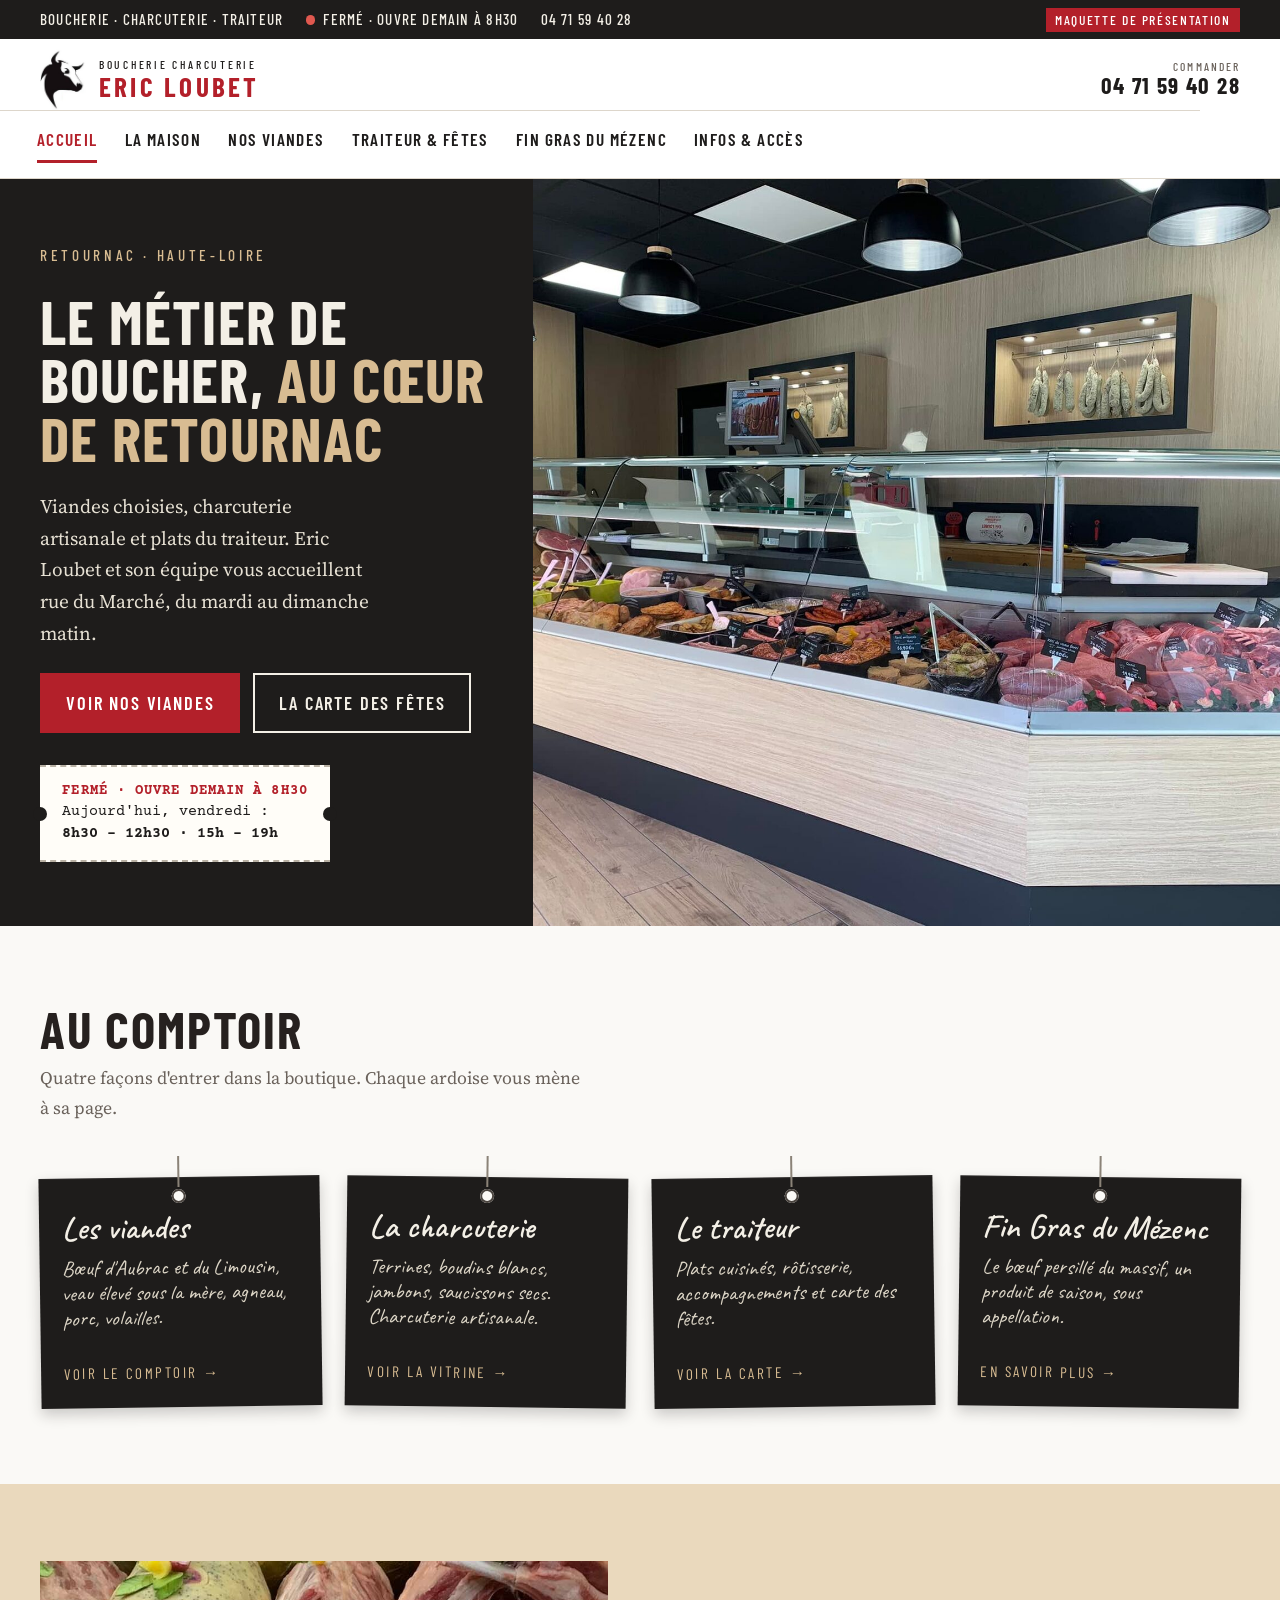
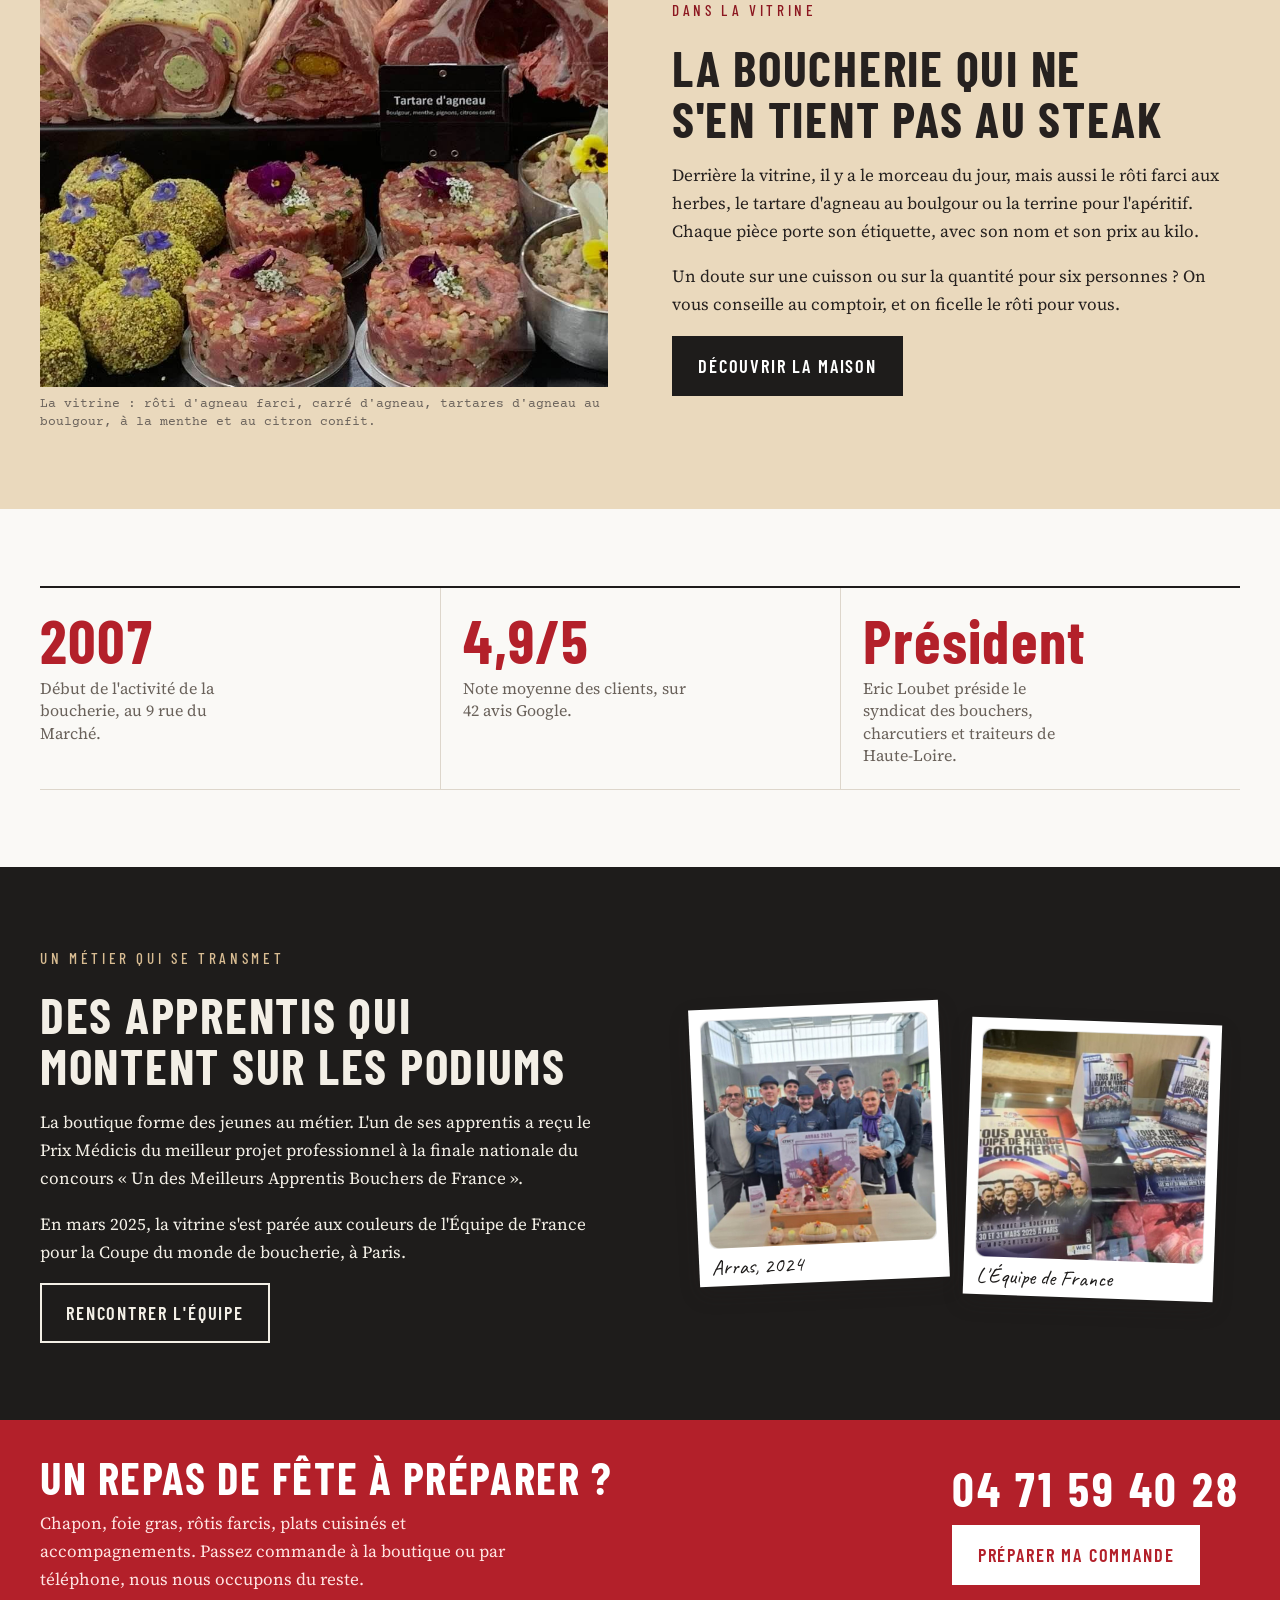
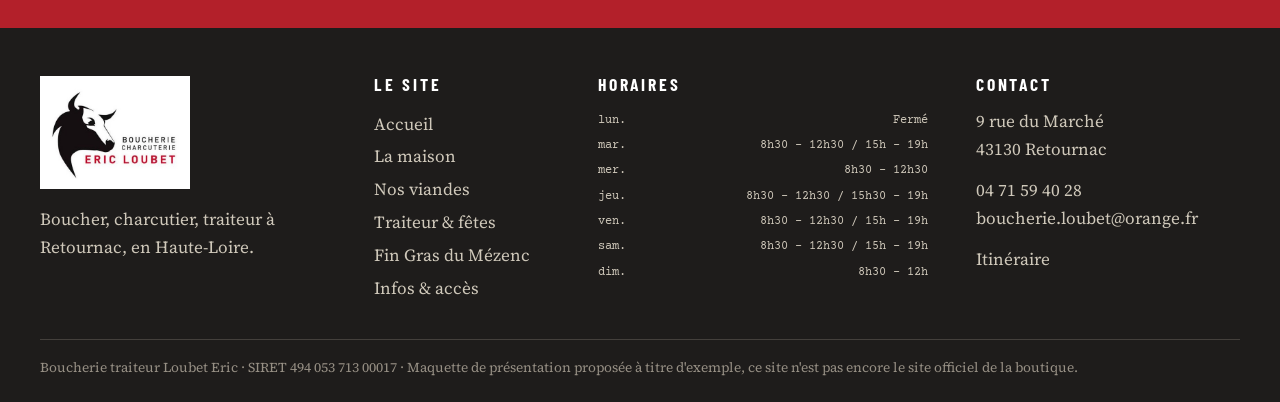
<file: index.html>
<!doctype html>
<html lang="fr">
<head>
<meta charset="utf-8">
<meta name="viewport" content="width=device-width, initial-scale=1, viewport-fit=cover">
<title>Boucherie Charcuterie Eric Loubet</title>
<meta name="description" content="Boucherie, charcuterie et traiteur à Retournac (Haute-Loire). Viandes, plats cuisinés, carte des fêtes, Fin Gras du Mézenc.">
<link rel="icon" href="assets/img/logo-taureau.jpg">
<link rel="preconnect" href="https://fonts.googleapis.com">
<link rel="preconnect" href="https://fonts.gstatic.com" crossorigin>
<link rel="stylesheet" href="https://fonts.googleapis.com/css2?family=Barlow+Condensed:wght@500;600;700&amp;family=Caveat:wght@600&amp;family=Courier+Prime:wght@400;700&amp;family=Source+Serif+4:ital,wght@0,400;0,600;1,400&amp;display=swap">
<link rel="stylesheet" href="assets/site.css">
<script src="assets/site.js" defer></script>
</head>
<body>
<div class="bandeau">
  <div class="wrap">
    <div class="bandeau__infos">
      <span>Boucherie · Charcuterie · Traiteur</span>
      <span class="etat" data-etat-court data-etat="ferme">Horaires</span>
      <span class="bandeau__tel">04&nbsp;71&nbsp;59&nbsp;40&nbsp;28</span>
    </div>
    <span class="bandeau__maquette">Maquette de présentation</span>
  </div>
</div>
<header class="entete">
  <div class="wrap">
    <a class="marque" href="index.html" aria-label="Boucherie Charcuterie Eric Loubet, accueil">
      <img src="assets/img/logo-taureau.jpg" alt="" width="200" height="265">
      <span class="marque__texte">
        <span class="marque__petit">Boucherie Charcuterie</span>
        <span class="marque__nom">Eric Loubet</span>
      </span>
    </a>
    <nav class="nav" aria-label="Pages du site">
      <a href="index.html" aria-current="page">Accueil</a>
      <a href="la-maison.html">La maison</a>
      <a href="viandes.html">Nos viandes</a>
      <a href="traiteur.html">Traiteur &amp; fêtes</a>
      <a href="fin-gras.html">Fin Gras du Mézenc</a>
      <a href="infos.html">Infos &amp; accès</a>
    </nav>
    <a class="appel" href="tel:+33471594028"><small>Commander</small><b>04&nbsp;71&nbsp;59&nbsp;40&nbsp;28</b></a>
  </div>
</header>
<div class="page">
<main id="contenu">
<section class="hero">
  <div class="hero__texte">
    <span class="etiquette">Retournac · Haute-Loire</span>
    <h1>Le métier de boucher, <em>au cœur de Retournac</em></h1>
    <p class="hero__chapeau">Viandes choisies, charcuterie artisanale et plats du traiteur. Eric Loubet et son équipe vous accueillent rue du Marché, du mardi au dimanche matin.</p>
    <div class="hero__actions">
      <a class="btn" href="viandes.html">Voir nos viandes</a>
      <a class="btn btn--ligne" href="traiteur.html#fetes">La carte des fêtes</a>
    </div>
    <div class="ticket" data-ticket aria-live="polite">Horaires du jour</div>
  </div>
  <figure class="hero__photo">
    <img src="assets/img/comptoir.jpg" alt="Le comptoir de la boucherie : vitrine réfrigérée, façade en chêne clair et saucissons secs dans leurs niches éclairées" width="1800" height="1350" fetchpriority="high">
  </figure>
</section>

<section class="section">
  <div class="wrap">
    <h2 class="titre-section">Au comptoir</h2>
    <p class="intro">Quatre façons d'entrer dans la boutique. Chaque ardoise vous mène à sa page.</p>
    <div class="ardoises">
      <a class="ardoise" href="viandes.html">
        <h3>Les viandes</h3>
        <p>Bœuf d'Aubrac et du Limousin, veau élevé sous la mère, agneau, porc, volailles.</p>
        <span>Voir le comptoir →</span>
      </a>
      <a class="ardoise" href="viandes.html#charcuterie">
        <h3>La charcuterie</h3>
        <p>Terrines, boudins blancs, jambons, saucissons secs. Charcuterie artisanale.</p>
        <span>Voir la vitrine →</span>
      </a>
      <a class="ardoise" href="traiteur.html">
        <h3>Le traiteur</h3>
        <p>Plats cuisinés, rôtisserie, accompagnements et carte des fêtes.</p>
        <span>Voir la carte →</span>
      </a>
      <a class="ardoise" href="fin-gras.html">
        <h3>Fin Gras du Mézenc</h3>
        <p>Le bœuf persillé du massif, un produit de saison, sous appellation.</p>
        <span>En savoir plus →</span>
      </a>
    </div>
  </div>
</section>

<section class="section section--chene">
  <div class="wrap deux">
    <figure class="photo">
      <img src="assets/img/tartare-agneau.jpg" alt="Vitrine : carré d'agneau, rôti d'agneau farci aux herbes, tartares d'agneau garnis de fleurs et préparations roulées dans la pistache" width="960" height="720" loading="lazy">
      <figcaption>La vitrine&nbsp;: rôti d'agneau farci, carré d'agneau, tartares d'agneau au boulgour, à la menthe et au citron confit.</figcaption>
    </figure>
    <div class="texte">
      <span class="etiquette" style="color:var(--rouge-fonce)">Dans la vitrine</span>
      <h2>La boucherie qui ne s'en tient pas au steak</h2>
      <p>Derrière la vitrine, il y a le morceau du jour, mais aussi le rôti farci aux herbes, le tartare d'agneau au boulgour ou la terrine pour l'apéritif. Chaque pièce porte son étiquette, avec son nom et son prix au kilo.</p>
      <p>Un doute sur une cuisson ou sur la quantité pour six personnes&nbsp;? On vous conseille au comptoir, et on ficelle le rôti pour vous.</p>
      <a class="btn btn--noir" href="la-maison.html">Découvrir la maison</a>
    </div>
  </div>
</section>

<section class="section">
  <div class="wrap">
    <div class="reperes">
      <div><b>2007</b><span>Début de l'activité de la boucherie, au 9 rue du Marché.</span></div>
      <div><b>4,9/5</b><span>Note moyenne des clients, sur 42 avis Google.</span></div>
      <div><b>Président</b><span>Eric Loubet préside le syndicat des bouchers, charcutiers et traiteurs de Haute-Loire.</span></div>
    </div>
  </div>
</section>

<section class="section section--noir">
  <div class="wrap deux">
    <div class="texte">
      <span class="etiquette">Un métier qui se transmet</span>
      <h2>Des apprentis qui montent sur les podiums</h2>
      <p>La boutique forme des jeunes au métier. L'un de ses apprentis a reçu le Prix Médicis du meilleur projet professionnel à la finale nationale du concours «&nbsp;Un des Meilleurs Apprentis Bouchers de France&nbsp;».</p>
      <p>En mars 2025, la vitrine s'est parée aux couleurs de l'Équipe de France pour la Coupe du monde de boucherie, à Paris.</p>
      <a class="btn btn--ligne" href="la-maison.html#equipe">Rencontrer l'équipe</a>
    </div>
    <div class="polas">
      <figure class="pola"><img src="assets/img/equipe-arras.jpg" alt="L'équipe et les apprentis devant leur pièce de présentation à Arras, en 2024" width="640" height="640" loading="lazy"><figcaption>Arras, 2024</figcaption></figure>
      <figure class="pola"><img src="assets/img/wbc-affiches.jpg" alt="Affiches « Tous avec l'Équipe de France de boucherie » dans la vitrine" width="640" height="640" loading="lazy"><figcaption>L'Équipe de France</figcaption></figure>
    </div>
  </div>
</section>

<section class="appel-fetes">
  <div class="wrap">
    <div>
      <h2>Un repas de fête à préparer&nbsp;?</h2>
      <p>Chapon, foie gras, rôtis farcis, plats cuisinés et accompagnements. Passez commande à la boutique ou par téléphone, nous nous occupons du reste.</p>
    </div>
    <div style="display:grid;gap:.8rem;justify-items:start">
      <span class="tel">04&nbsp;71&nbsp;59&nbsp;40&nbsp;28</span>
      <a class="btn" href="traiteur.html#commande">Préparer ma commande</a>
    </div>
  </div>
</section>
</main>
<footer class="pied">
  <div class="wrap">
    <div class="pied__grille">
      <div>
        <img class="pied__logo" src="assets/img/logo-complet.jpg" alt="Boucherie Charcuterie Eric Loubet" width="380" height="270">
        <p>Boucher, charcutier, traiteur à Retournac, en Haute-Loire.</p>
      </div>
      <div>
        <h4>Le site</h4>
        <ul>
        <li><a href="index.html">Accueil</a></li>
        <li><a href="la-maison.html">La maison</a></li>
        <li><a href="viandes.html">Nos viandes</a></li>
        <li><a href="traiteur.html">Traiteur &amp; fêtes</a></li>
        <li><a href="fin-gras.html">Fin Gras du Mézenc</a></li>
        <li><a href="infos.html">Infos &amp; accès</a></li>
        </ul>
      </div>
      <div>
        <h4>Horaires</h4>
        <ul class="mini-horaires" data-mini-horaires></ul>
      </div>
      <div>
        <h4>Contact</h4>
        <p>9 rue du Marché<br>43130 Retournac</p>
        <p style="margin-top:.8rem"><a href="tel:+33471594028">04&nbsp;71&nbsp;59&nbsp;40&nbsp;28</a><br>boucherie.loubet@orange.fr</p>
        <p style="margin-top:.8rem"><a href="https://www.google.com/maps/search/?api=1&amp;query=9+rue+du+March%C3%A9+43130+Retournac">Itinéraire</a></p>
      </div>
    </div>
    <small>Boucherie traiteur Loubet Eric · SIRET 494&nbsp;053&nbsp;713&nbsp;00017 · Maquette de présentation proposée à titre d'exemple, ce site n'est pas encore le site officiel de la boutique.</small>
  </div>
</footer>
</div>
</body>
</html>
</file>
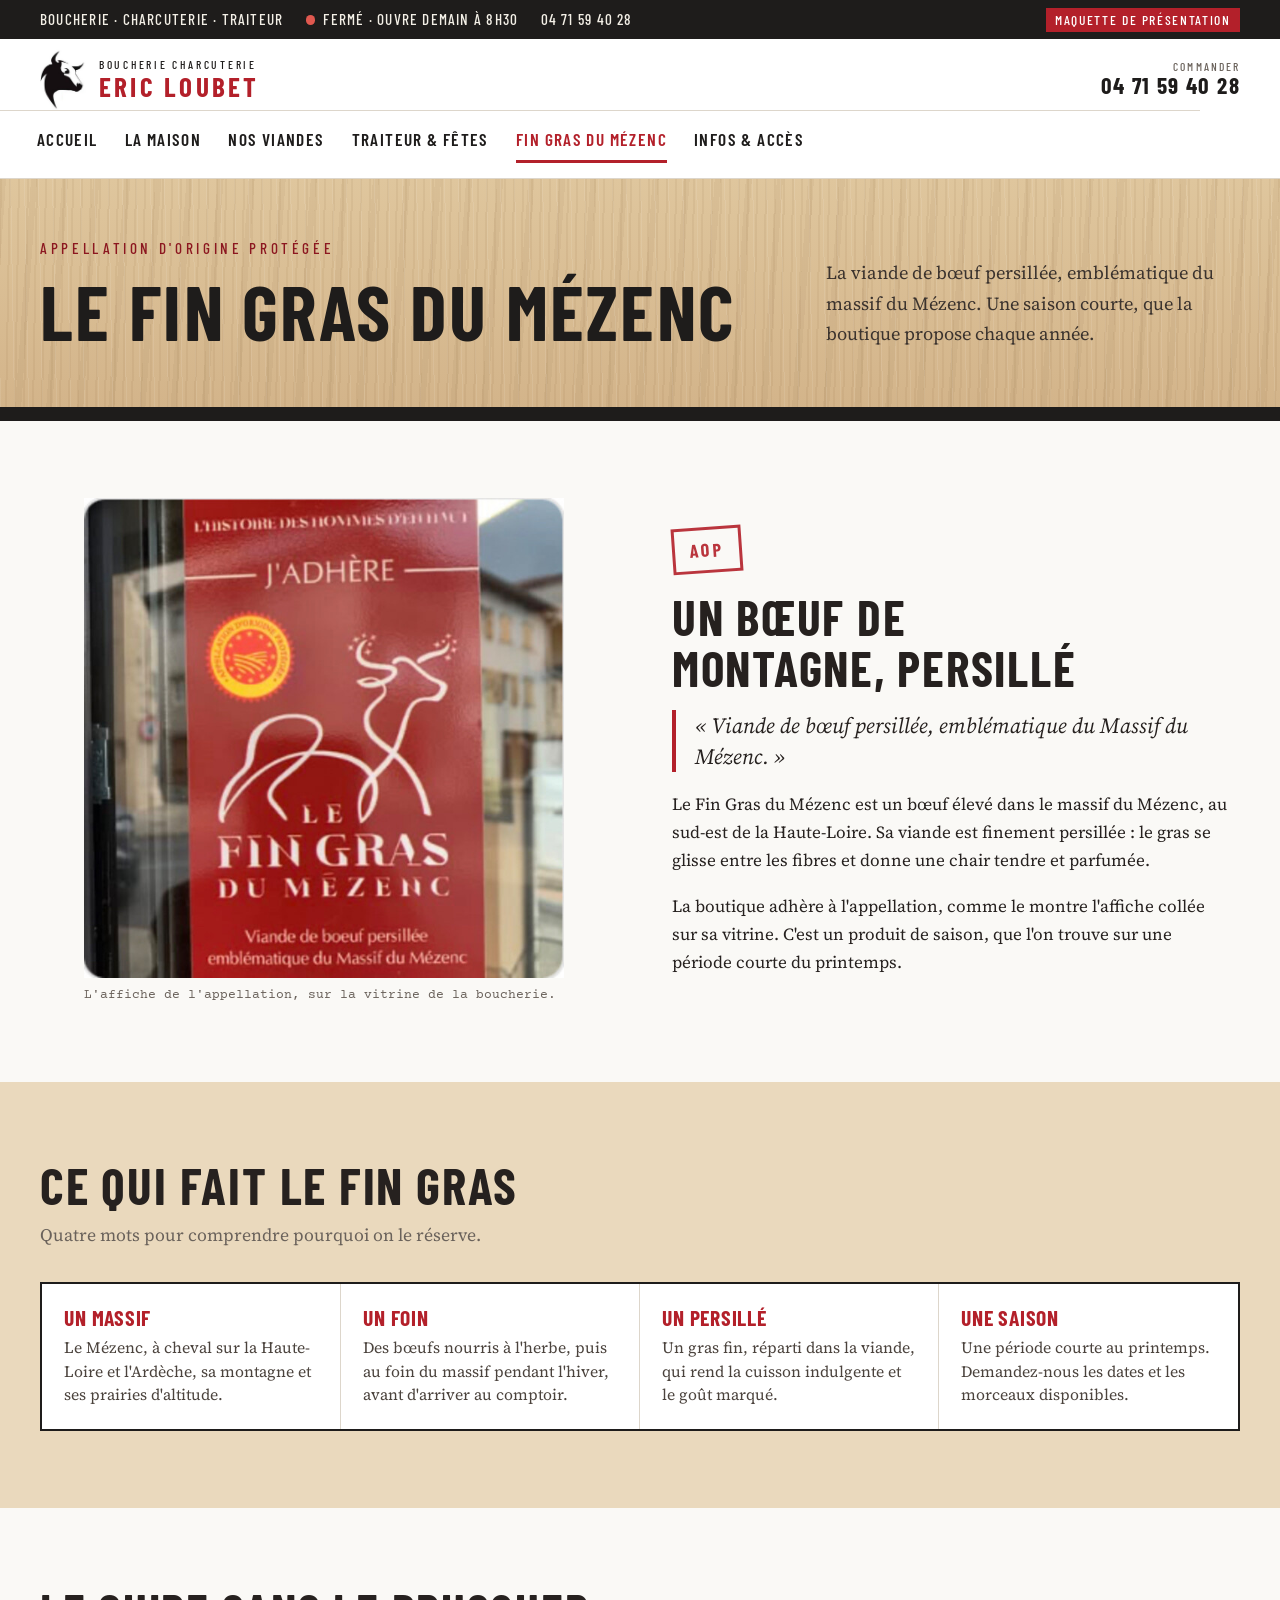
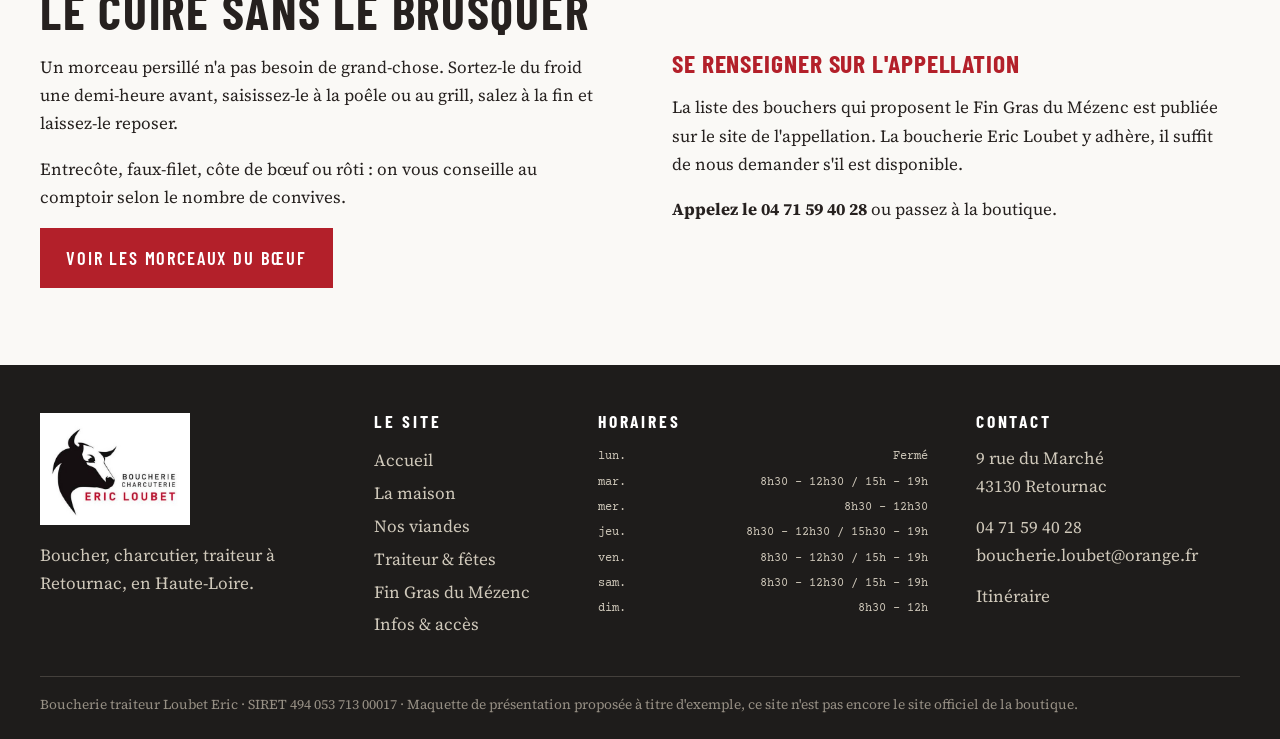
<file: fin-gras.html>
<!doctype html>
<html lang="fr">
<head>
<meta charset="utf-8">
<meta name="viewport" content="width=device-width, initial-scale=1, viewport-fit=cover">
<title>Fin Gras du Mézenc · Boucherie Eric Loubet</title>
<meta name="description" content="Le Fin Gras du Mézenc, bœuf persillé sous appellation d'origine protégée, proposé par la boucherie Eric Loubet à Retournac.">
<link rel="icon" href="assets/img/logo-taureau.jpg">
<link rel="preconnect" href="https://fonts.googleapis.com">
<link rel="preconnect" href="https://fonts.gstatic.com" crossorigin>
<link rel="stylesheet" href="https://fonts.googleapis.com/css2?family=Barlow+Condensed:wght@500;600;700&amp;family=Caveat:wght@600&amp;family=Courier+Prime:wght@400;700&amp;family=Source+Serif+4:ital,wght@0,400;0,600;1,400&amp;display=swap">
<link rel="stylesheet" href="assets/site.css">
<script src="assets/site.js" defer></script>
</head>
<body>
<div class="bandeau">
  <div class="wrap">
    <div class="bandeau__infos">
      <span>Boucherie · Charcuterie · Traiteur</span>
      <span class="etat" data-etat-court data-etat="ferme">Horaires</span>
      <span class="bandeau__tel">04&nbsp;71&nbsp;59&nbsp;40&nbsp;28</span>
    </div>
    <span class="bandeau__maquette">Maquette de présentation</span>
  </div>
</div>
<header class="entete">
  <div class="wrap">
    <a class="marque" href="index.html" aria-label="Boucherie Charcuterie Eric Loubet, accueil">
      <img src="assets/img/logo-taureau.jpg" alt="" width="200" height="265">
      <span class="marque__texte">
        <span class="marque__petit">Boucherie Charcuterie</span>
        <span class="marque__nom">Eric Loubet</span>
      </span>
    </a>
    <nav class="nav" aria-label="Pages du site">
      <a href="index.html">Accueil</a>
      <a href="la-maison.html">La maison</a>
      <a href="viandes.html">Nos viandes</a>
      <a href="traiteur.html">Traiteur &amp; fêtes</a>
      <a href="fin-gras.html" aria-current="page">Fin Gras du Mézenc</a>
      <a href="infos.html">Infos &amp; accès</a>
    </nav>
    <a class="appel" href="tel:+33471594028"><small>Commander</small><b>04&nbsp;71&nbsp;59&nbsp;40&nbsp;28</b></a>
  </div>
</header>
<div class="page">
<main id="contenu">
<section class="comptoir">
  <div class="wrap">
    <div>
      <span class="etiquette">Appellation d'origine protégée</span>
      <h1>Le Fin Gras du Mézenc</h1>
    </div>
    <p>La viande de bœuf persillée, emblématique du massif du Mézenc. Une saison courte, que la boutique propose chaque année.</p>
  </div>
</section>
<section class="section">
  <div class="wrap deux">
    <figure class="photo" style="max-width:480px;justify-self:center">
      <img src="assets/img/fin-gras-affiche.jpg" alt="Affiche rouge « Le Fin Gras du Mézenc, J'adhère », collée sur la vitrine de la boucherie" width="640" height="640" loading="lazy">
      <figcaption>L'affiche de l'appellation, sur la vitrine de la boucherie.</figcaption>
    </figure>
    <div class="texte">
      <span class="tampon">AOP</span>
      <h2>Un bœuf de montagne, persillé</h2>
      <p class="citation">«&nbsp;Viande de bœuf persillée, emblématique du Massif du Mézenc.&nbsp;»</p>
      <p>Le Fin Gras du Mézenc est un bœuf élevé dans le massif du Mézenc, au sud-est de la Haute-Loire. Sa viande est finement persillée&nbsp;: le gras se glisse entre les fibres et donne une chair tendre et parfumée.</p>
      <p>La boutique adhère à l'appellation, comme le montre l'affiche collée sur sa vitrine. C'est un produit de saison, que l'on trouve sur une période courte du printemps.</p>
    </div>
  </div>
</section>

<section class="section section--chene">
  <div class="wrap">
    <h2 class="titre-section">Ce qui fait le Fin Gras</h2>
    <p class="intro">Quatre mots pour comprendre pourquoi on le réserve.</p>
    <div class="fiche-aop">
      <div><h3>Un massif</h3><p>Le Mézenc, à cheval sur la Haute-Loire et l'Ardèche, sa montagne et ses prairies d'altitude.</p></div>
      <div><h3>Un foin</h3><p>Des bœufs nourris à l'herbe, puis au foin du massif pendant l'hiver, avant d'arriver au comptoir.</p></div>
      <div><h3>Un persillé</h3><p>Un gras fin, réparti dans la viande, qui rend la cuisson indulgente et le goût marqué.</p></div>
      <div><h3>Une saison</h3><p>Une période courte au printemps. Demandez-nous les dates et les morceaux disponibles.</p></div>
    </div>
  </div>
</section>

<section class="section">
  <div class="wrap deux">
    <div class="texte">
      <h2>Le cuire sans le brusquer</h2>
      <p>Un morceau persillé n'a pas besoin de grand-chose. Sortez-le du froid une demi-heure avant, saisissez-le à la poêle ou au grill, salez à la fin et laissez-le reposer.</p>
      <p>Entrecôte, faux-filet, côte de bœuf ou rôti&nbsp;: on vous conseille au comptoir selon le nombre de convives.</p>
      <a class="btn" href="viandes.html#boeuf">Voir les morceaux du bœuf</a>
    </div>
    <div class="texte">
      <h3 style="margin-top:0">Se renseigner sur l'appellation</h3>
      <p>La liste des bouchers qui proposent le Fin Gras du Mézenc est publiée sur le site de l'appellation. La boucherie Eric Loubet y adhère, il suffit de nous demander s'il est disponible.</p>
      <p><b>Appelez le 04&nbsp;71&nbsp;59&nbsp;40&nbsp;28</b> ou passez à la boutique.</p>
    </div>
  </div>
</section>
</main>
<footer class="pied">
  <div class="wrap">
    <div class="pied__grille">
      <div>
        <img class="pied__logo" src="assets/img/logo-complet.jpg" alt="Boucherie Charcuterie Eric Loubet" width="380" height="270">
        <p>Boucher, charcutier, traiteur à Retournac, en Haute-Loire.</p>
      </div>
      <div>
        <h4>Le site</h4>
        <ul>
        <li><a href="index.html">Accueil</a></li>
        <li><a href="la-maison.html">La maison</a></li>
        <li><a href="viandes.html">Nos viandes</a></li>
        <li><a href="traiteur.html">Traiteur &amp; fêtes</a></li>
        <li><a href="fin-gras.html">Fin Gras du Mézenc</a></li>
        <li><a href="infos.html">Infos &amp; accès</a></li>
        </ul>
      </div>
      <div>
        <h4>Horaires</h4>
        <ul class="mini-horaires" data-mini-horaires></ul>
      </div>
      <div>
        <h4>Contact</h4>
        <p>9 rue du Marché<br>43130 Retournac</p>
        <p style="margin-top:.8rem"><a href="tel:+33471594028">04&nbsp;71&nbsp;59&nbsp;40&nbsp;28</a><br>boucherie.loubet@orange.fr</p>
        <p style="margin-top:.8rem"><a href="https://www.google.com/maps/search/?api=1&amp;query=9+rue+du+March%C3%A9+43130+Retournac">Itinéraire</a></p>
      </div>
    </div>
    <small>Boucherie traiteur Loubet Eric · SIRET 494&nbsp;053&nbsp;713&nbsp;00017 · Maquette de présentation proposée à titre d'exemple, ce site n'est pas encore le site officiel de la boutique.</small>
  </div>
</footer>
</div>
</body>
</html>
</file>
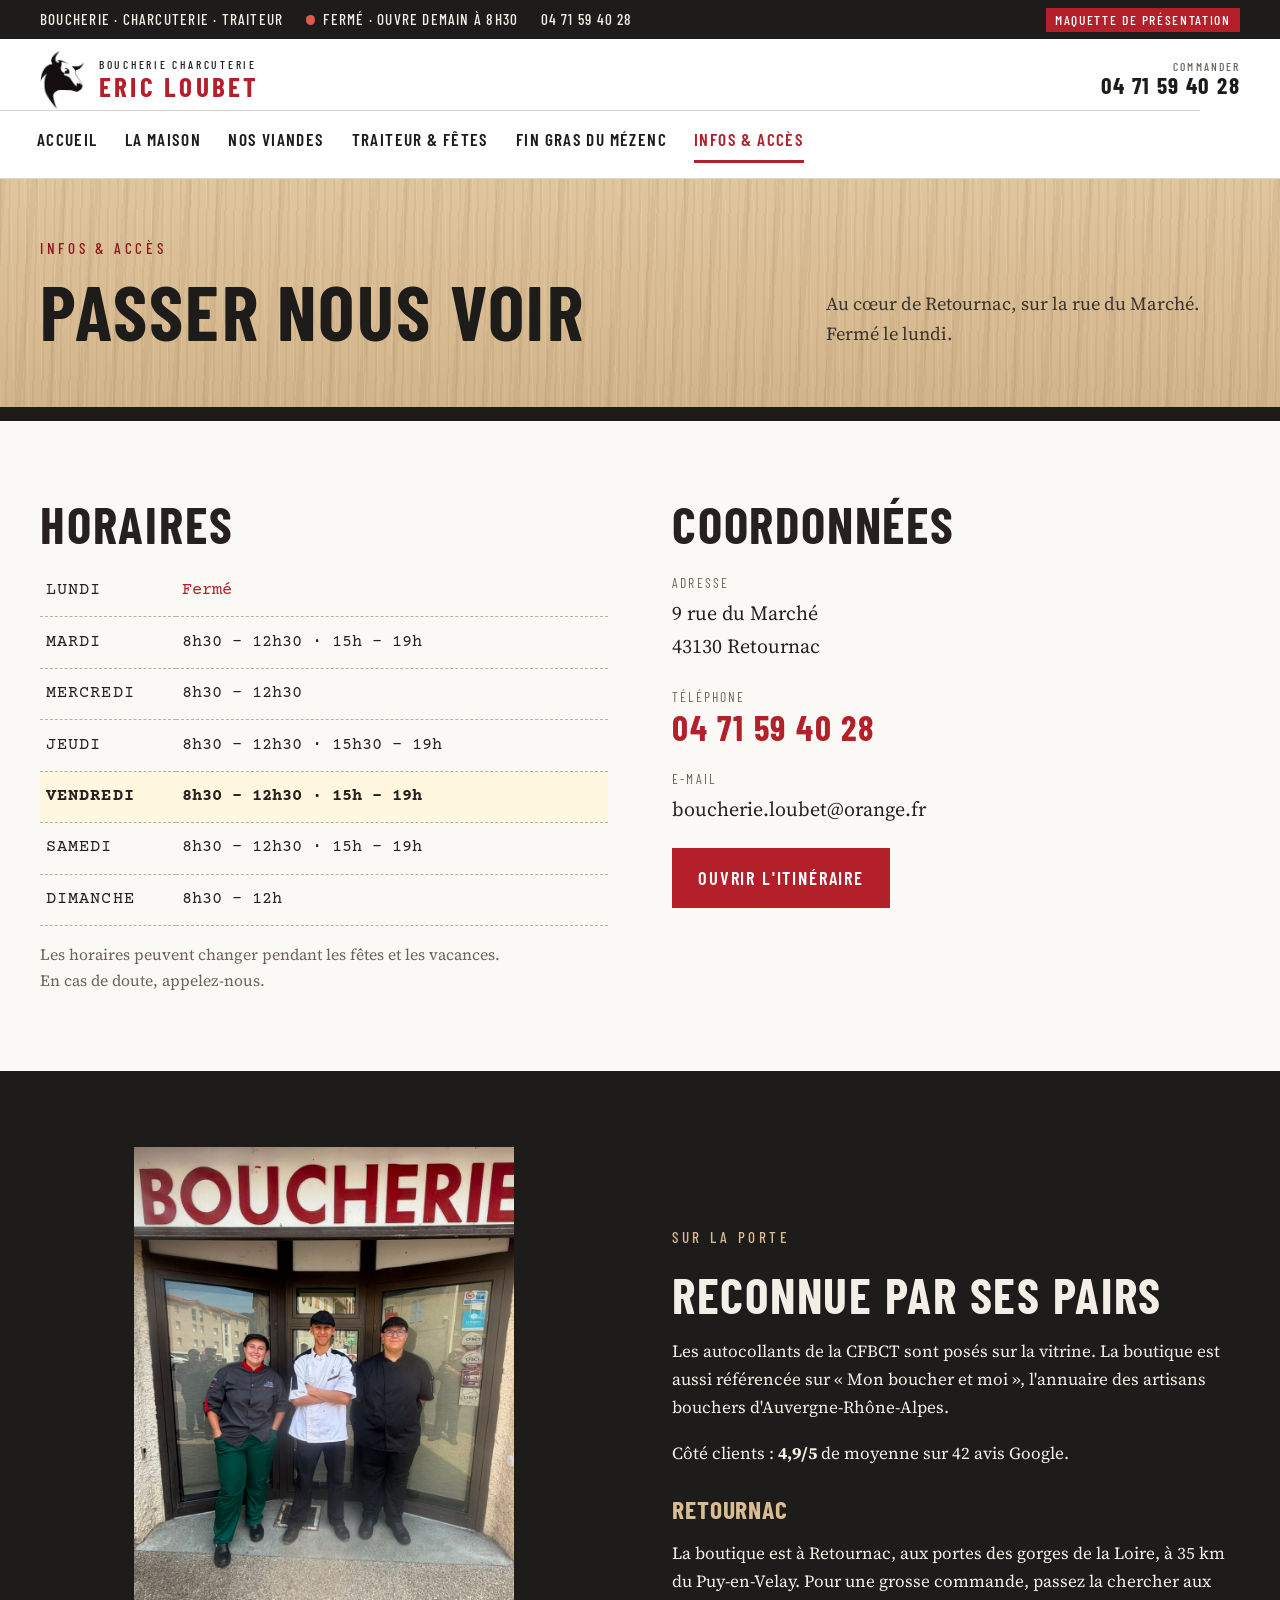
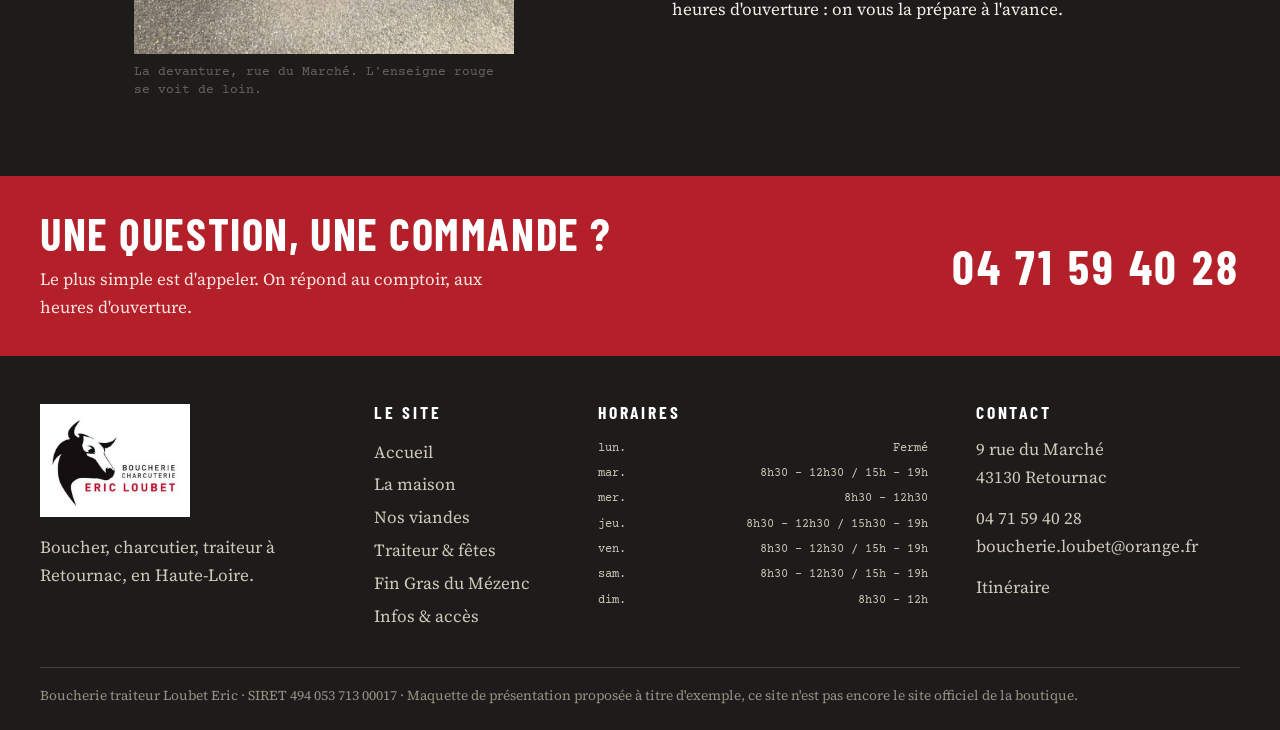
<file: infos.html>
<!doctype html>
<html lang="fr">
<head>
<meta charset="utf-8">
<meta name="viewport" content="width=device-width, initial-scale=1, viewport-fit=cover">
<title>Infos et accès · Boucherie Eric Loubet</title>
<meta name="description" content="Horaires, adresse et contact de la boucherie Eric Loubet, 9 rue du Marché à Retournac (Haute-Loire).">
<link rel="icon" href="assets/img/logo-taureau.jpg">
<link rel="preconnect" href="https://fonts.googleapis.com">
<link rel="preconnect" href="https://fonts.gstatic.com" crossorigin>
<link rel="stylesheet" href="https://fonts.googleapis.com/css2?family=Barlow+Condensed:wght@500;600;700&amp;family=Caveat:wght@600&amp;family=Courier+Prime:wght@400;700&amp;family=Source+Serif+4:ital,wght@0,400;0,600;1,400&amp;display=swap">
<link rel="stylesheet" href="assets/site.css">
<script src="assets/site.js" defer></script>
</head>
<body>
<div class="bandeau">
  <div class="wrap">
    <div class="bandeau__infos">
      <span>Boucherie · Charcuterie · Traiteur</span>
      <span class="etat" data-etat-court data-etat="ferme">Horaires</span>
      <span class="bandeau__tel">04&nbsp;71&nbsp;59&nbsp;40&nbsp;28</span>
    </div>
    <span class="bandeau__maquette">Maquette de présentation</span>
  </div>
</div>
<header class="entete">
  <div class="wrap">
    <a class="marque" href="index.html" aria-label="Boucherie Charcuterie Eric Loubet, accueil">
      <img src="assets/img/logo-taureau.jpg" alt="" width="200" height="265">
      <span class="marque__texte">
        <span class="marque__petit">Boucherie Charcuterie</span>
        <span class="marque__nom">Eric Loubet</span>
      </span>
    </a>
    <nav class="nav" aria-label="Pages du site">
      <a href="index.html">Accueil</a>
      <a href="la-maison.html">La maison</a>
      <a href="viandes.html">Nos viandes</a>
      <a href="traiteur.html">Traiteur &amp; fêtes</a>
      <a href="fin-gras.html">Fin Gras du Mézenc</a>
      <a href="infos.html" aria-current="page">Infos &amp; accès</a>
    </nav>
    <a class="appel" href="tel:+33471594028"><small>Commander</small><b>04&nbsp;71&nbsp;59&nbsp;40&nbsp;28</b></a>
  </div>
</header>
<div class="page">
<main id="contenu">
<section class="comptoir">
  <div class="wrap">
    <div>
      <span class="etiquette">Infos &amp; accès</span>
      <h1>Passer nous voir</h1>
    </div>
    <p>Au cœur de Retournac, sur la rue du Marché. Fermé le lundi.</p>
  </div>
</section>
<section class="section">
  <div class="wrap infos">
    <div>
      <h2 class="titre-section">Horaires</h2>
      <table class="horaires" style="margin-top:1rem"><tbody data-table-horaires></tbody></table>
      <p class="intro" style="margin-top:1rem;font-size:.98rem">Les horaires peuvent changer pendant les fêtes et les vacances. En cas de doute, appelez-nous.</p>
    </div>
    <div class="coordonnees">
      <h2 class="titre-section" style="margin-bottom:0">Coordonnées</h2>
      <dl style="display:grid;gap:1.4rem;margin:0">
        <div><dt>Adresse</dt><dd>9 rue du Marché<br>43130 Retournac</dd></div>
        <div><dt>Téléphone</dt><dd class="gros">04&nbsp;71&nbsp;59&nbsp;40&nbsp;28</dd></div>
        <div><dt>E-mail</dt><dd>boucherie.loubet@orange.fr</dd></div>
      </dl>
      <a class="btn" style="justify-self:start" href="https://www.google.com/maps/search/?api=1&amp;query=9+rue+du+March%C3%A9+43130+Retournac">Ouvrir l'itinéraire</a>
    </div>
  </div>
</section>

<section class="section section--noir">
  <div class="wrap deux">
    <figure class="photo" style="max-width:380px;justify-self:center">
      <img src="assets/img/equipe-devanture.jpg" alt="La devanture de la boucherie, enseigne rouge « Boucherie » et grandes vitrines" width="900" height="1200" loading="lazy">
      <figcaption>La devanture, rue du Marché. L'enseigne rouge se voit de loin.</figcaption>
    </figure>
    <div class="texte">
      <span class="etiquette">Sur la porte</span>
      <h2>Reconnue par ses pairs</h2>
      <p>Les autocollants de la CFBCT sont posés sur la vitrine. La boutique est aussi référencée sur «&nbsp;Mon boucher et moi&nbsp;», l'annuaire des artisans bouchers d'Auvergne-Rhône-Alpes.</p>
      <p>Côté clients&nbsp;: <b>4,9/5</b> de moyenne sur 42 avis Google.</p>
      <h3 style="margin-top:1.8rem;color:var(--chene)">Retournac</h3>
      <p>La boutique est à Retournac, aux portes des gorges de la Loire, à 35&nbsp;km du Puy-en-Velay. Pour une grosse commande, passez la chercher aux heures d'ouverture&nbsp;: on vous la prépare à l'avance.</p>
    </div>
  </div>
</section>

<section class="appel-fetes">
  <div class="wrap">
    <div>
      <h2>Une question, une commande&nbsp;?</h2>
      <p>Le plus simple est d'appeler. On répond au comptoir, aux heures d'ouverture.</p>
    </div>
    <span class="tel">04&nbsp;71&nbsp;59&nbsp;40&nbsp;28</span>
  </div>
</section>
</main>
<footer class="pied">
  <div class="wrap">
    <div class="pied__grille">
      <div>
        <img class="pied__logo" src="assets/img/logo-complet.jpg" alt="Boucherie Charcuterie Eric Loubet" width="380" height="270">
        <p>Boucher, charcutier, traiteur à Retournac, en Haute-Loire.</p>
      </div>
      <div>
        <h4>Le site</h4>
        <ul>
        <li><a href="index.html">Accueil</a></li>
        <li><a href="la-maison.html">La maison</a></li>
        <li><a href="viandes.html">Nos viandes</a></li>
        <li><a href="traiteur.html">Traiteur &amp; fêtes</a></li>
        <li><a href="fin-gras.html">Fin Gras du Mézenc</a></li>
        <li><a href="infos.html">Infos &amp; accès</a></li>
        </ul>
      </div>
      <div>
        <h4>Horaires</h4>
        <ul class="mini-horaires" data-mini-horaires></ul>
      </div>
      <div>
        <h4>Contact</h4>
        <p>9 rue du Marché<br>43130 Retournac</p>
        <p style="margin-top:.8rem"><a href="tel:+33471594028">04&nbsp;71&nbsp;59&nbsp;40&nbsp;28</a><br>boucherie.loubet@orange.fr</p>
        <p style="margin-top:.8rem"><a href="https://www.google.com/maps/search/?api=1&amp;query=9+rue+du+March%C3%A9+43130+Retournac">Itinéraire</a></p>
      </div>
    </div>
    <small>Boucherie traiteur Loubet Eric · SIRET 494&nbsp;053&nbsp;713&nbsp;00017 · Maquette de présentation proposée à titre d'exemple, ce site n'est pas encore le site officiel de la boutique.</small>
  </div>
</footer>
</div>
</body>
</html>
</file>
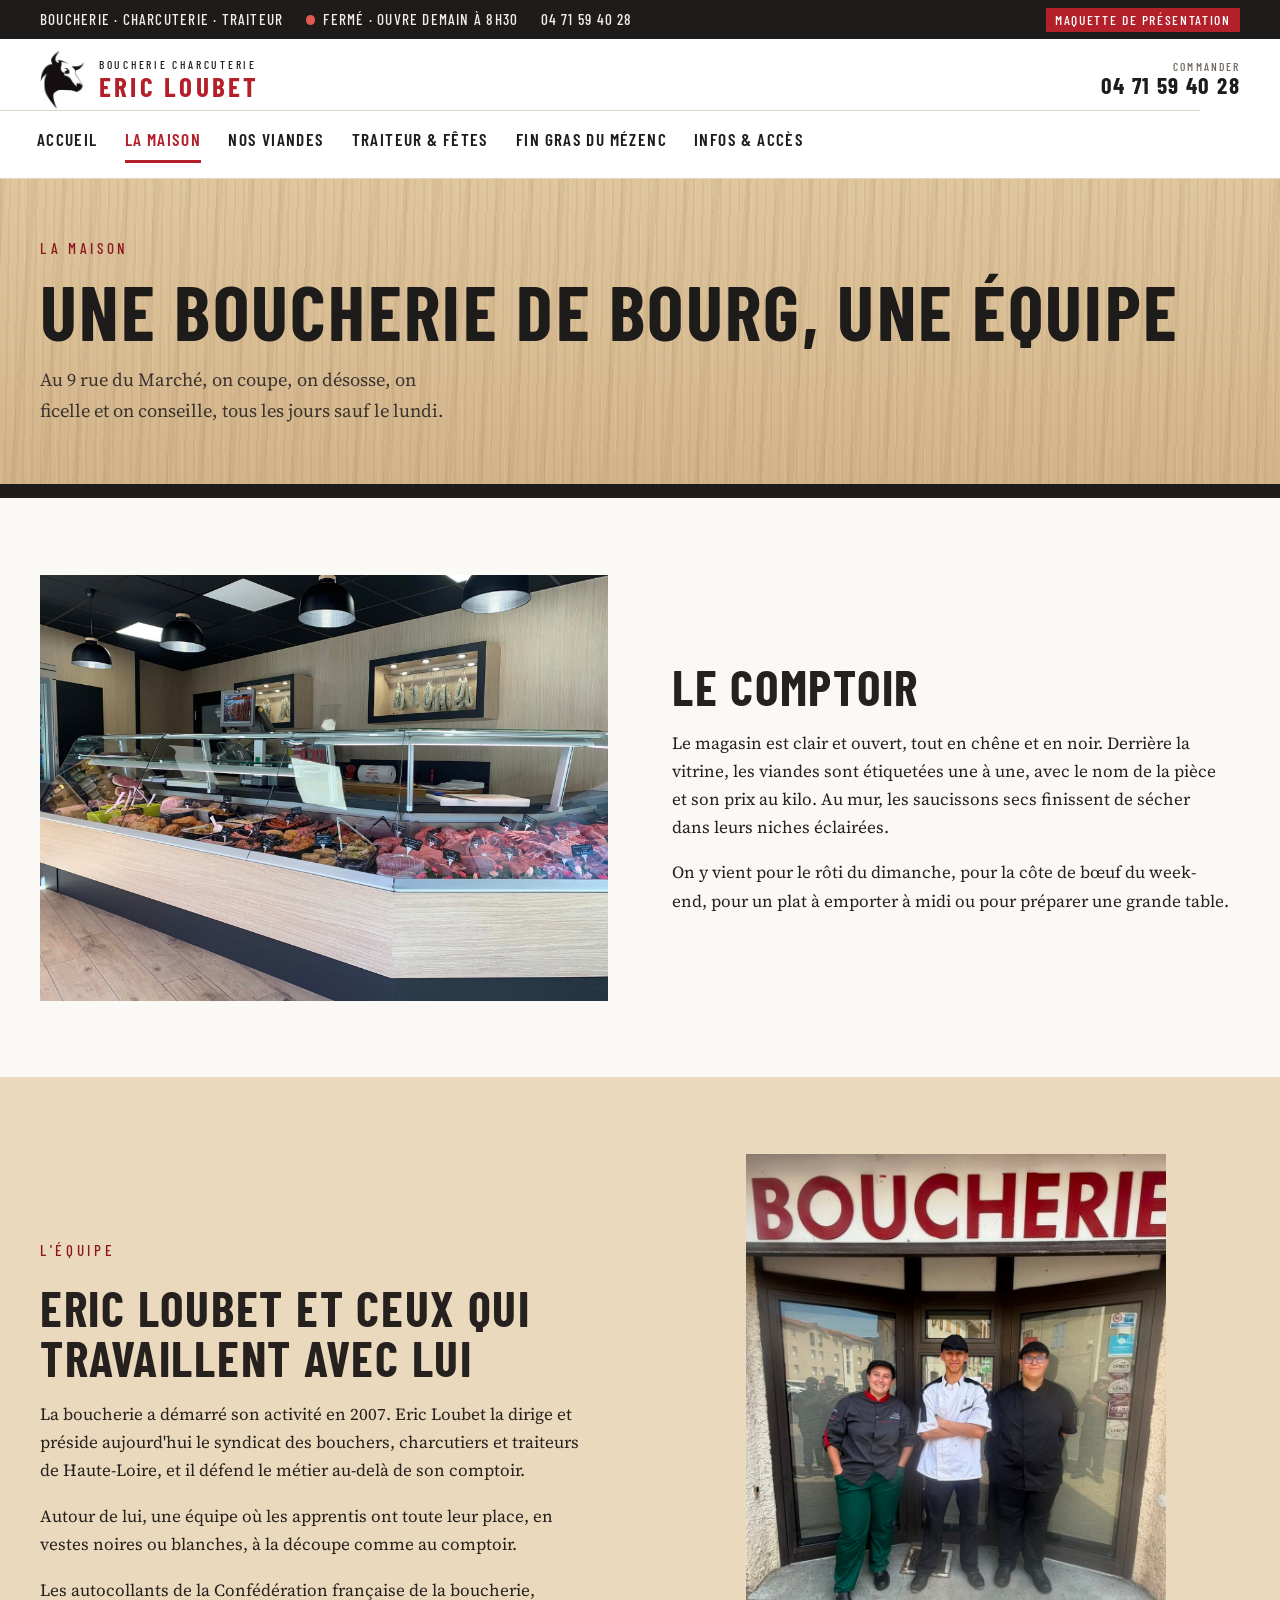
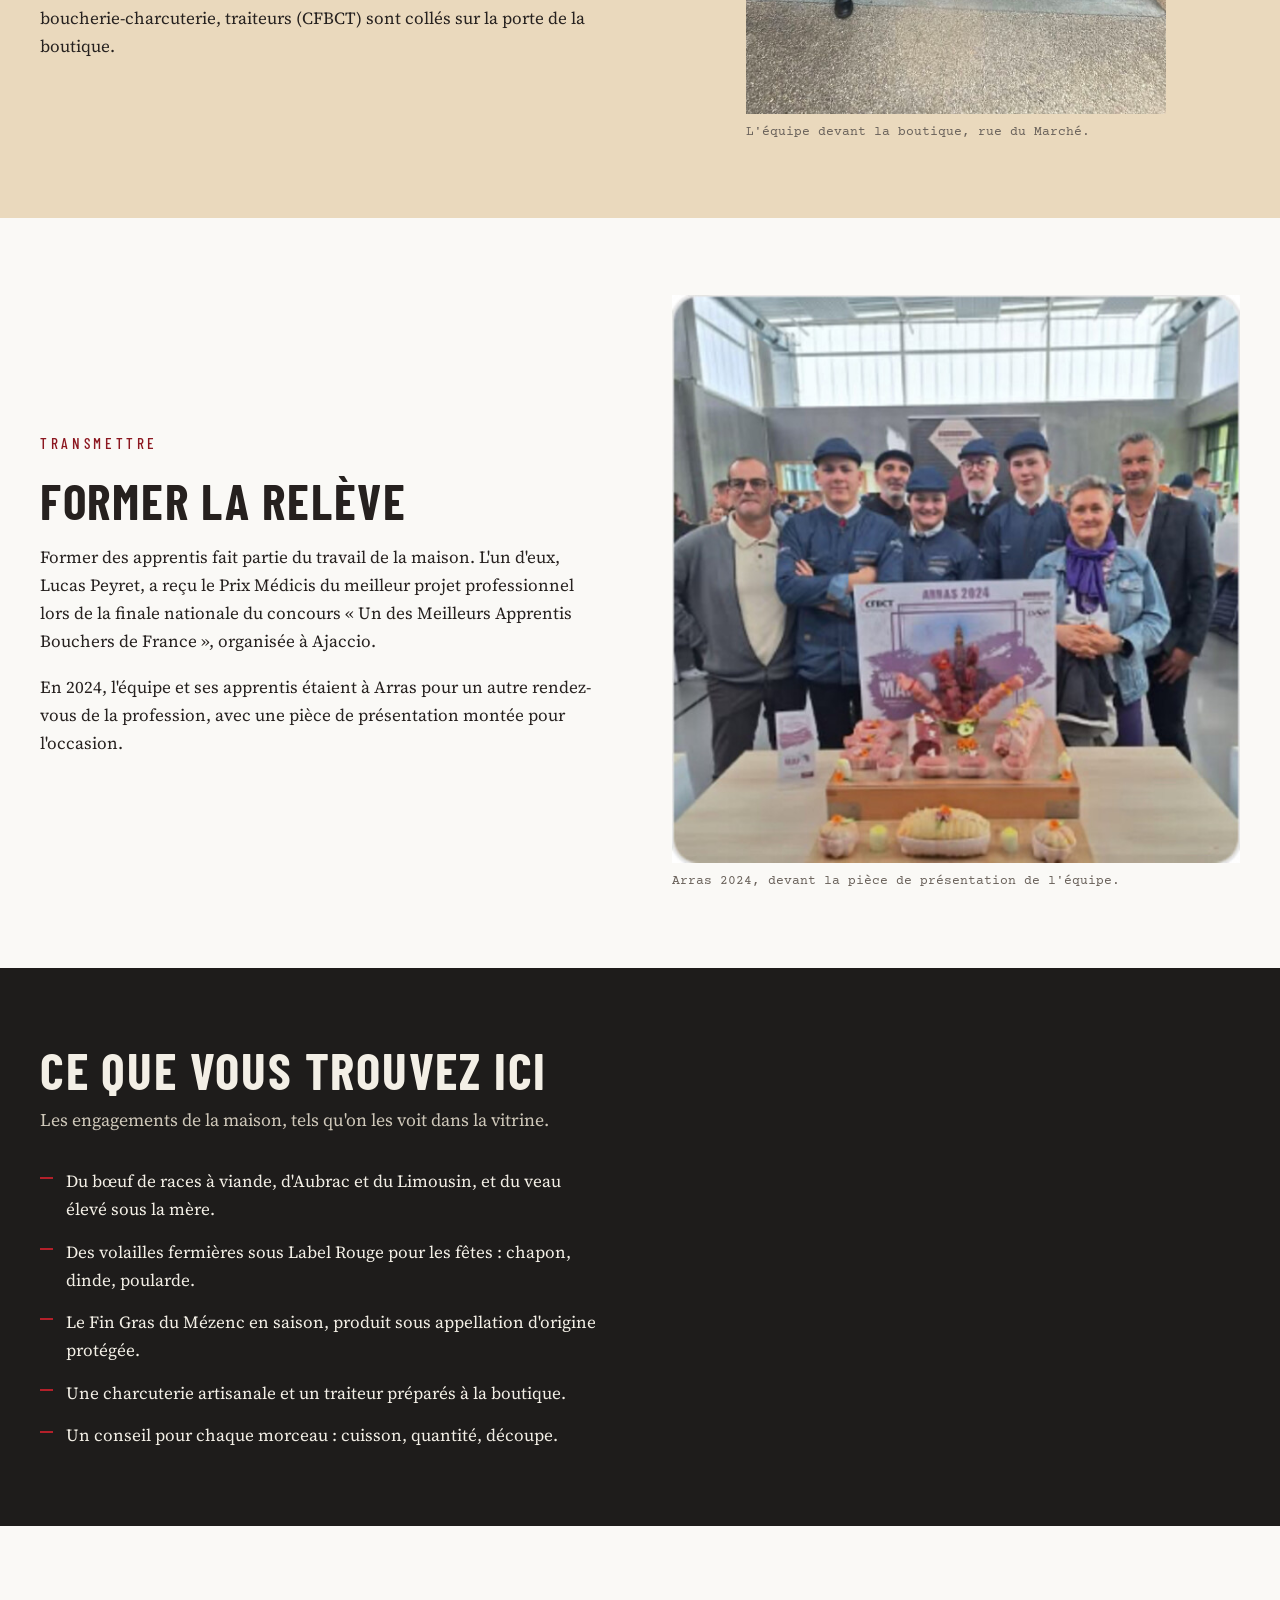
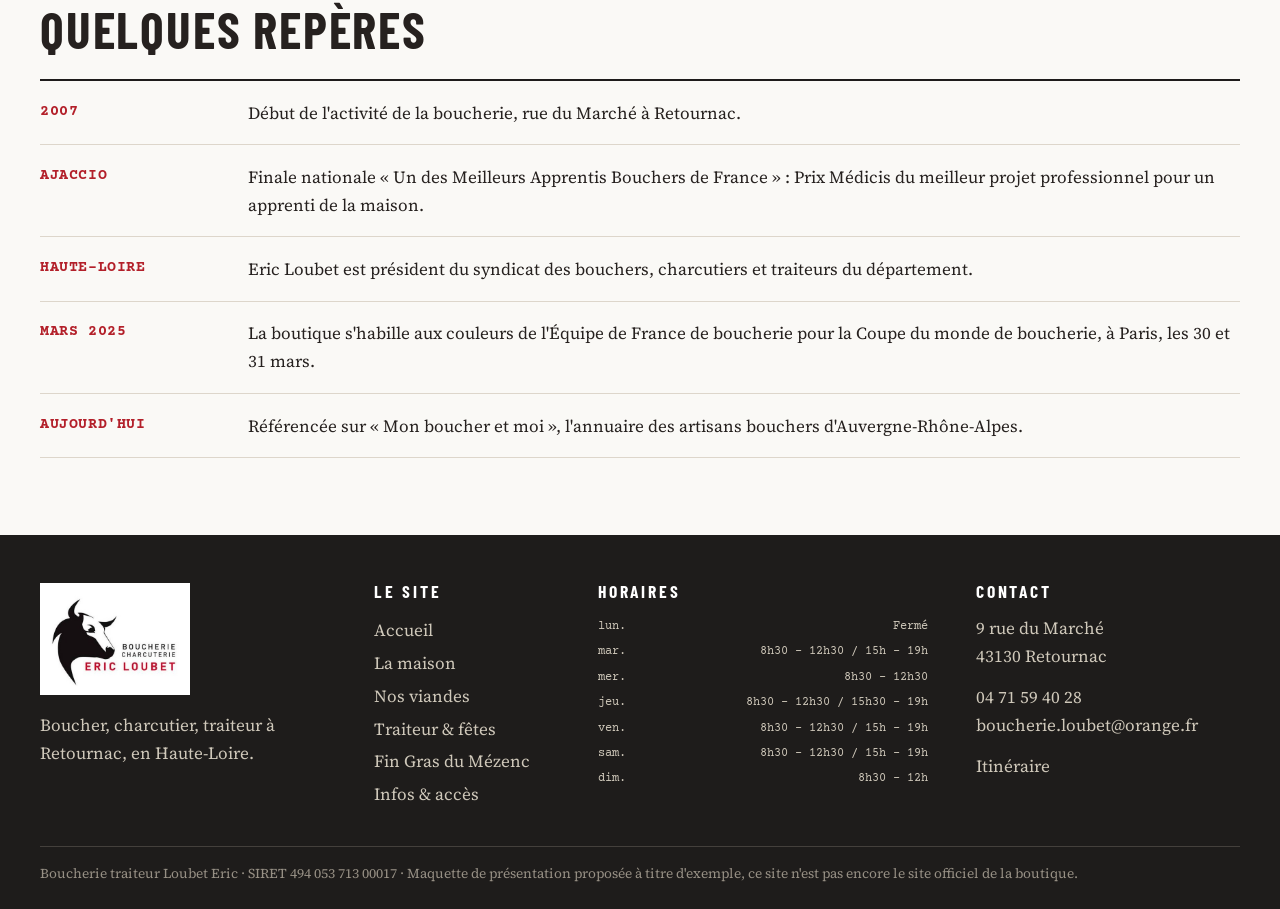
<file: la-maison.html>
<!doctype html>
<html lang="fr">
<head>
<meta charset="utf-8">
<meta name="viewport" content="width=device-width, initial-scale=1, viewport-fit=cover">
<title>La maison · Boucherie Eric Loubet</title>
<meta name="description" content="L'équipe, le comptoir et l'histoire de la boucherie Eric Loubet à Retournac.">
<link rel="icon" href="assets/img/logo-taureau.jpg">
<link rel="preconnect" href="https://fonts.googleapis.com">
<link rel="preconnect" href="https://fonts.gstatic.com" crossorigin>
<link rel="stylesheet" href="https://fonts.googleapis.com/css2?family=Barlow+Condensed:wght@500;600;700&amp;family=Caveat:wght@600&amp;family=Courier+Prime:wght@400;700&amp;family=Source+Serif+4:ital,wght@0,400;0,600;1,400&amp;display=swap">
<link rel="stylesheet" href="assets/site.css">
<script src="assets/site.js" defer></script>
</head>
<body>
<div class="bandeau">
  <div class="wrap">
    <div class="bandeau__infos">
      <span>Boucherie · Charcuterie · Traiteur</span>
      <span class="etat" data-etat-court data-etat="ferme">Horaires</span>
      <span class="bandeau__tel">04&nbsp;71&nbsp;59&nbsp;40&nbsp;28</span>
    </div>
    <span class="bandeau__maquette">Maquette de présentation</span>
  </div>
</div>
<header class="entete">
  <div class="wrap">
    <a class="marque" href="index.html" aria-label="Boucherie Charcuterie Eric Loubet, accueil">
      <img src="assets/img/logo-taureau.jpg" alt="" width="200" height="265">
      <span class="marque__texte">
        <span class="marque__petit">Boucherie Charcuterie</span>
        <span class="marque__nom">Eric Loubet</span>
      </span>
    </a>
    <nav class="nav" aria-label="Pages du site">
      <a href="index.html">Accueil</a>
      <a href="la-maison.html" aria-current="page">La maison</a>
      <a href="viandes.html">Nos viandes</a>
      <a href="traiteur.html">Traiteur &amp; fêtes</a>
      <a href="fin-gras.html">Fin Gras du Mézenc</a>
      <a href="infos.html">Infos &amp; accès</a>
    </nav>
    <a class="appel" href="tel:+33471594028"><small>Commander</small><b>04&nbsp;71&nbsp;59&nbsp;40&nbsp;28</b></a>
  </div>
</header>
<div class="page">
<main id="contenu">
<section class="comptoir">
  <div class="wrap">
    <div>
      <span class="etiquette">La maison</span>
      <h1>Une boucherie de bourg, une équipe</h1>
    </div>
    <p>Au 9 rue du Marché, on coupe, on désosse, on ficelle et on conseille, tous les jours sauf le lundi.</p>
  </div>
</section>
<section class="section">
  <div class="wrap deux">
    <figure class="photo">
      <img src="assets/img/comptoir.jpg" alt="Le comptoir de la boucherie en chêne clair et noir" width="1800" height="1350" loading="lazy">
    </figure>
    <div class="texte">
      <h2>Le comptoir</h2>
      <p>Le magasin est clair et ouvert, tout en chêne et en noir. Derrière la vitrine, les viandes sont étiquetées une à une, avec le nom de la pièce et son prix au kilo. Au mur, les saucissons secs finissent de sécher dans leurs niches éclairées.</p>
      <p>On y vient pour le rôti du dimanche, pour la côte de bœuf du week-end, pour un plat à emporter à midi ou pour préparer une grande table.</p>
    </div>
  </div>
</section>

<section class="section section--chene" id="equipe">
  <div class="wrap deux deux--inverse">
    <figure class="photo" style="max-width:420px;justify-self:center">
      <img src="assets/img/equipe-devanture.jpg" alt="Trois membres de l'équipe devant la devanture de la boucherie" width="900" height="1200" loading="lazy">
      <figcaption>L'équipe devant la boutique, rue du Marché.</figcaption>
    </figure>
    <div class="texte">
      <span class="etiquette" style="color:var(--rouge-fonce)">L'équipe</span>
      <h2>Eric Loubet et ceux qui travaillent avec lui</h2>
      <p>La boucherie a démarré son activité en 2007. Eric Loubet la dirige et préside aujourd'hui le syndicat des bouchers, charcutiers et traiteurs de Haute-Loire, et il défend le métier au-delà de son comptoir.</p>
      <p>Autour de lui, une équipe où les apprentis ont toute leur place, en vestes noires ou blanches, à la découpe comme au comptoir.</p>
      <p>Les autocollants de la Confédération française de la boucherie, boucherie-charcuterie, traiteurs (CFBCT) sont collés sur la porte de la boutique.</p>
    </div>
  </div>
</section>

<section class="section">
  <div class="wrap deux">
    <div class="texte">
      <span class="etiquette" style="color:var(--rouge-fonce)">Transmettre</span>
      <h2>Former la relève</h2>
      <p>Former des apprentis fait partie du travail de la maison. L'un d'eux, Lucas Peyret, a reçu le Prix Médicis du meilleur projet professionnel lors de la finale nationale du concours «&nbsp;Un des Meilleurs Apprentis Bouchers de France&nbsp;», organisée à Ajaccio.</p>
      <p>En 2024, l'équipe et ses apprentis étaient à Arras pour un autre rendez-vous de la profession, avec une pièce de présentation montée pour l'occasion.</p>
    </div>
    <figure class="photo">
      <img src="assets/img/equipe-arras.jpg" alt="L'équipe et les apprentis autour d'une pièce de présentation de boucherie, Arras 2024" width="640" height="640" loading="lazy">
      <figcaption>Arras 2024, devant la pièce de présentation de l'équipe.</figcaption>
    </figure>
  </div>
</section>

<section class="section section--noir">
  <div class="wrap">
    <h2 class="titre-section">Ce que vous trouvez ici</h2>
    <p class="intro">Les engagements de la maison, tels qu'on les voit dans la vitrine.</p>
    <ul class="liste-points" style="max-width:62ch">
      <li>Du bœuf de races à viande, d'Aubrac et du Limousin, et du veau élevé sous la mère.</li>
      <li>Des volailles fermières sous Label Rouge pour les fêtes&nbsp;: chapon, dinde, poularde.</li>
      <li>Le Fin Gras du Mézenc en saison, produit sous appellation d'origine protégée.</li>
      <li>Une charcuterie artisanale et un traiteur préparés à la boutique.</li>
      <li>Un conseil pour chaque morceau&nbsp;: cuisson, quantité, découpe.</li>
    </ul>
  </div>
</section>

<section class="section">
  <div class="wrap">
    <h2 class="titre-section">Quelques repères</h2>
    <ul class="registre" style="margin-top:1.5rem">
      <li><b>2007</b><span>Début de l'activité de la boucherie, rue du Marché à Retournac.</span></li>
      <li><b>Ajaccio</b><span>Finale nationale «&nbsp;Un des Meilleurs Apprentis Bouchers de France&nbsp;»&nbsp;: Prix Médicis du meilleur projet professionnel pour un apprenti de la maison.</span></li>
      <li><b>Haute-Loire</b><span>Eric Loubet est président du syndicat des bouchers, charcutiers et traiteurs du département.</span></li>
      <li><b>Mars 2025</b><span>La boutique s'habille aux couleurs de l'Équipe de France de boucherie pour la Coupe du monde de boucherie, à Paris, les 30 et 31 mars.</span></li>
      <li><b>Aujourd'hui</b><span>Référencée sur «&nbsp;Mon boucher et moi&nbsp;», l'annuaire des artisans bouchers d'Auvergne-Rhône-Alpes.</span></li>
    </ul>
  </div>
</section>
</main>
<footer class="pied">
  <div class="wrap">
    <div class="pied__grille">
      <div>
        <img class="pied__logo" src="assets/img/logo-complet.jpg" alt="Boucherie Charcuterie Eric Loubet" width="380" height="270">
        <p>Boucher, charcutier, traiteur à Retournac, en Haute-Loire.</p>
      </div>
      <div>
        <h4>Le site</h4>
        <ul>
        <li><a href="index.html">Accueil</a></li>
        <li><a href="la-maison.html">La maison</a></li>
        <li><a href="viandes.html">Nos viandes</a></li>
        <li><a href="traiteur.html">Traiteur &amp; fêtes</a></li>
        <li><a href="fin-gras.html">Fin Gras du Mézenc</a></li>
        <li><a href="infos.html">Infos &amp; accès</a></li>
        </ul>
      </div>
      <div>
        <h4>Horaires</h4>
        <ul class="mini-horaires" data-mini-horaires></ul>
      </div>
      <div>
        <h4>Contact</h4>
        <p>9 rue du Marché<br>43130 Retournac</p>
        <p style="margin-top:.8rem"><a href="tel:+33471594028">04&nbsp;71&nbsp;59&nbsp;40&nbsp;28</a><br>boucherie.loubet@orange.fr</p>
        <p style="margin-top:.8rem"><a href="https://www.google.com/maps/search/?api=1&amp;query=9+rue+du+March%C3%A9+43130+Retournac">Itinéraire</a></p>
      </div>
    </div>
    <small>Boucherie traiteur Loubet Eric · SIRET 494&nbsp;053&nbsp;713&nbsp;00017 · Maquette de présentation proposée à titre d'exemple, ce site n'est pas encore le site officiel de la boutique.</small>
  </div>
</footer>
</div>
</body>
</html>
</file>
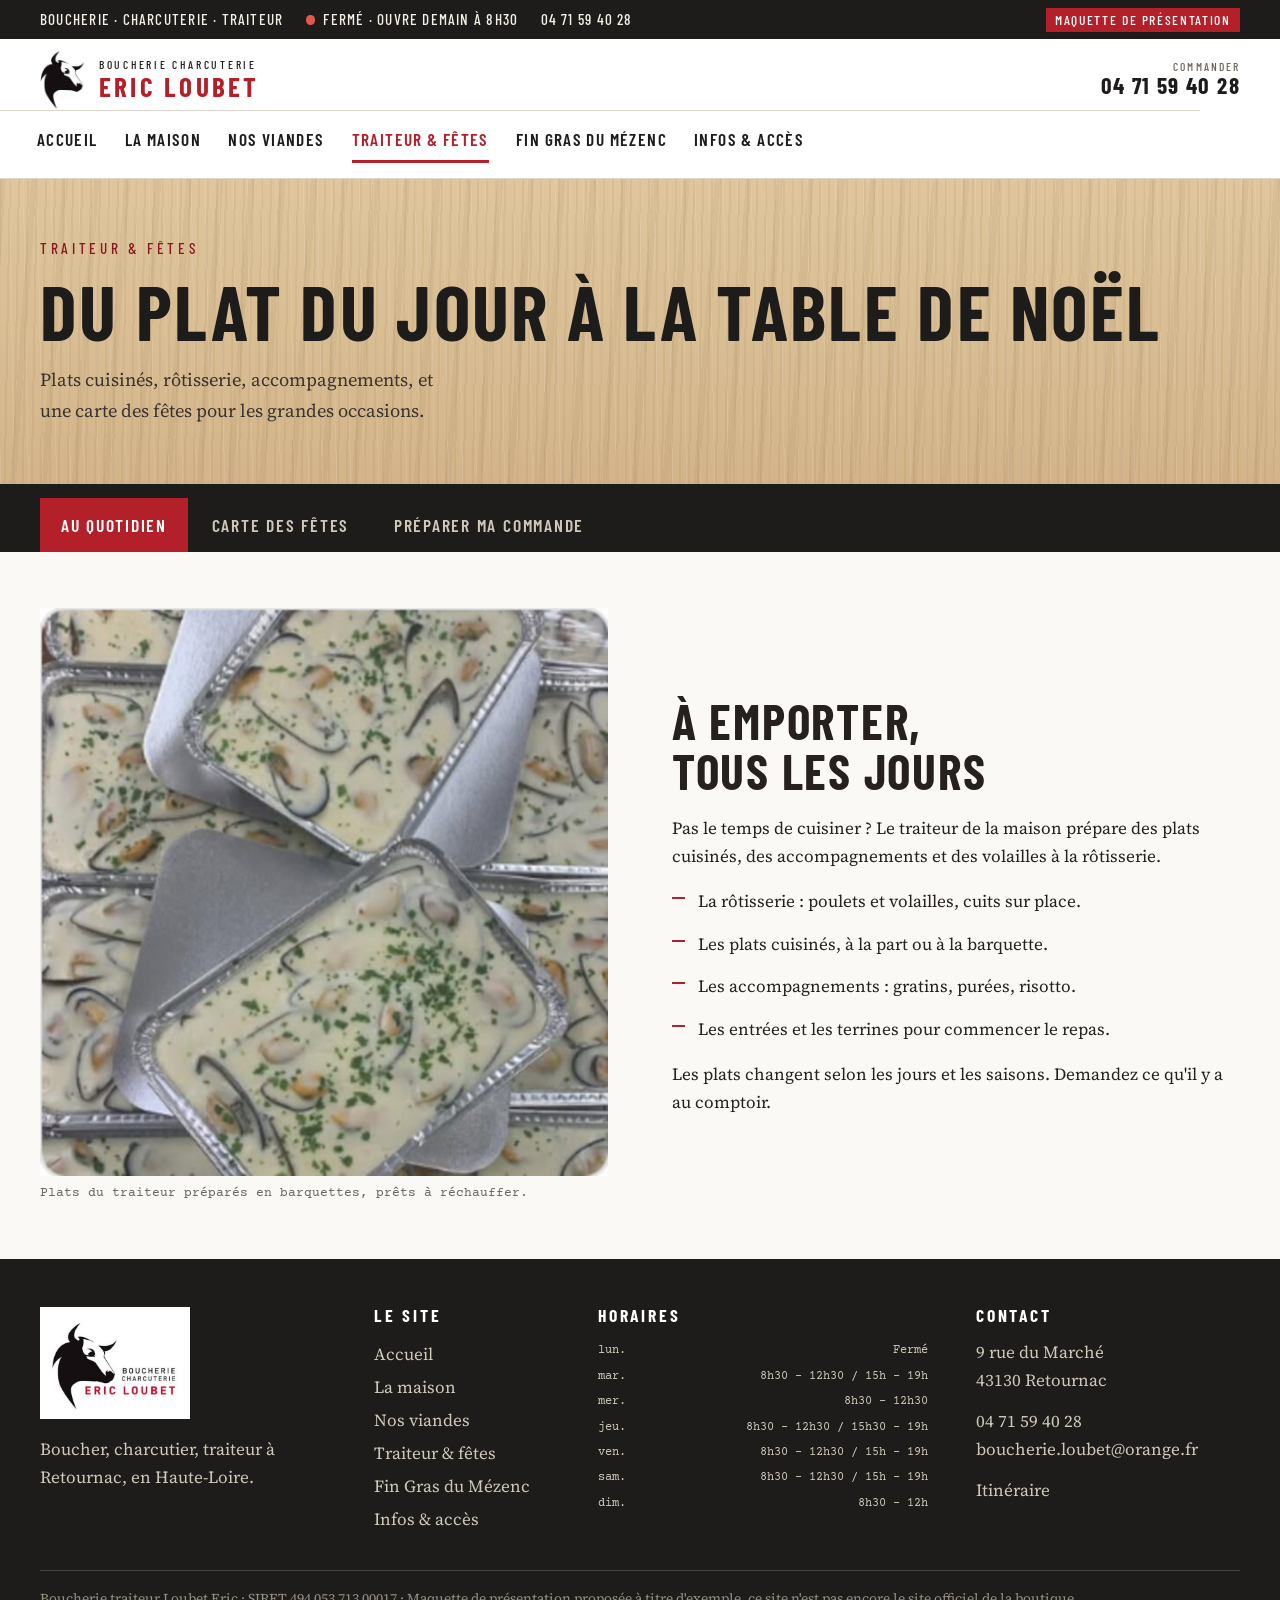
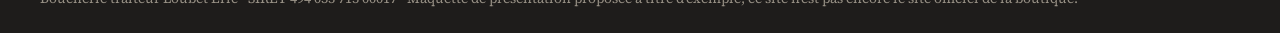
<file: traiteur.html>
<!doctype html>
<html lang="fr">
<head>
<meta charset="utf-8">
<meta name="viewport" content="width=device-width, initial-scale=1, viewport-fit=cover">
<title>Traiteur et fêtes · Boucherie Eric Loubet</title>
<meta name="description" content="Plats cuisinés, rôtisserie et carte des fêtes de la boucherie Eric Loubet à Retournac. Préparez votre commande en ligne.">
<link rel="icon" href="assets/img/logo-taureau.jpg">
<link rel="preconnect" href="https://fonts.googleapis.com">
<link rel="preconnect" href="https://fonts.gstatic.com" crossorigin>
<link rel="stylesheet" href="https://fonts.googleapis.com/css2?family=Barlow+Condensed:wght@500;600;700&amp;family=Caveat:wght@600&amp;family=Courier+Prime:wght@400;700&amp;family=Source+Serif+4:ital,wght@0,400;0,600;1,400&amp;display=swap">
<link rel="stylesheet" href="assets/site.css">
<script src="assets/site.js" defer></script>
</head>
<body>
<div class="bandeau">
  <div class="wrap">
    <div class="bandeau__infos">
      <span>Boucherie · Charcuterie · Traiteur</span>
      <span class="etat" data-etat-court data-etat="ferme">Horaires</span>
      <span class="bandeau__tel">04&nbsp;71&nbsp;59&nbsp;40&nbsp;28</span>
    </div>
    <span class="bandeau__maquette">Maquette de présentation</span>
  </div>
</div>
<header class="entete">
  <div class="wrap">
    <a class="marque" href="index.html" aria-label="Boucherie Charcuterie Eric Loubet, accueil">
      <img src="assets/img/logo-taureau.jpg" alt="" width="200" height="265">
      <span class="marque__texte">
        <span class="marque__petit">Boucherie Charcuterie</span>
        <span class="marque__nom">Eric Loubet</span>
      </span>
    </a>
    <nav class="nav" aria-label="Pages du site">
      <a href="index.html">Accueil</a>
      <a href="la-maison.html">La maison</a>
      <a href="viandes.html">Nos viandes</a>
      <a href="traiteur.html" aria-current="page">Traiteur &amp; fêtes</a>
      <a href="fin-gras.html">Fin Gras du Mézenc</a>
      <a href="infos.html">Infos &amp; accès</a>
    </nav>
    <a class="appel" href="tel:+33471594028"><small>Commander</small><b>04&nbsp;71&nbsp;59&nbsp;40&nbsp;28</b></a>
  </div>
</header>
<div class="page">
<main id="contenu">
<section class="comptoir">
  <div class="wrap">
    <div>
      <span class="etiquette">Traiteur &amp; fêtes</span>
      <h1>Du plat du jour à la table de Noël</h1>
    </div>
    <p>Plats cuisinés, rôtisserie, accompagnements, et une carte des fêtes pour les grandes occasions.</p>
  </div>
</section>
<div class="onglets" data-onglets>
  <div class="wrap">
    <div class="onglets__liste" role="tablist" aria-label="Rubriques du traiteur">
      <button role="tab" data-onglet="quotidien" aria-selected="true">Au quotidien</button>
      <button role="tab" data-onglet="fetes" aria-selected="false">Carte des fêtes</button>
      <button role="tab" data-onglet="commande" aria-selected="false">Préparer ma commande</button>
    </div>
  </div>
</div>

<section class="panneau" data-panneau="quotidien" id="p-quotidien">
  <div class="wrap deux">
    <figure class="photo">
      <img src="assets/img/plat-traiteur.jpg" alt="Plats cuisinés du traiteur en barquettes, sauce crémeuse parsemée de ciboulette" width="640" height="640" loading="lazy">
      <figcaption>Plats du traiteur préparés en barquettes, prêts à réchauffer.</figcaption>
    </figure>
    <div class="texte">
      <h2>À emporter, tous les jours</h2>
      <p>Pas le temps de cuisiner&nbsp;? Le traiteur de la maison prépare des plats cuisinés, des accompagnements et des volailles à la rôtisserie.</p>
      <ul class="liste-points">
        <li>La rôtisserie&nbsp;: poulets et volailles, cuits sur place.</li>
        <li>Les plats cuisinés, à la part ou à la barquette.</li>
        <li>Les accompagnements&nbsp;: gratins, purées, risotto.</li>
        <li>Les entrées et les terrines pour commencer le repas.</li>
      </ul>
      <p>Les plats changent selon les jours et les saisons. Demandez ce qu'il y a au comptoir.</p>
    </div>
  </div>
</section>

<section class="panneau" data-panneau="fetes" id="p-fetes" hidden>
  <div class="wrap">
    <div class="deux" style="margin-bottom:2.5rem">
      <div class="texte">
        <h2>La carte des fêtes</h2>
        <p>À l'occasion des fêtes de fin d'année, Eric Loubet et son équipe proposent un large choix de viandes et de charcuteries. Pour vous satisfaire au mieux, passez commande quelques jours avant, au magasin ou par téléphone au 04&nbsp;71&nbsp;59&nbsp;40&nbsp;28.</p>
        <p class="avis-prix">Les tarifs ci-dessous viennent de la carte de Noël 2024. Ils servent d'exemple et seront remplacés par ceux de l'année en cours.</p>
      </div>
      <figure class="photo">
        <img src="assets/img/roti-farci.jpg" alt="Rôti farci coupé en deux, farce aux herbes en spirale dans la viande" width="640" height="640" loading="lazy">
        <figcaption>Un rôti farci coupé en deux&nbsp;: la farce aux herbes dessine une spirale.</figcaption>
      </figure>
    </div>
    <div class="carte"><section><h3>Entrées froides</h3><ul><li><span class="nom">Foie gras de canard</span><span class="points"></span><span class="prix">120&nbsp;€/kg</span></li><li><span class="nom">Médaillon de saumon</span><span class="points"></span><span class="prix">30,90&nbsp;€/kg</span></li><li><span class="nom">Saumon fumé<small>Craponne-sur-Arzon</small></span><span class="points"></span><span class="prix">74,90&nbsp;€/kg</span></li><li><span class="nom">Terrines au choix<small>Sanglier, volailles, veau et porc</small></span><span class="points"></span><span class="prix">en boutique</span></li></ul></section><section><h3>Entrées chaudes</h3><ul><li><span class="nom">Bouchée aux ris de veau</span><span class="points"></span><span class="prix">5,90&nbsp;€/pièce</span></li><li><span class="nom">Boudin blanc nature</span><span class="points"></span><span class="prix">16,90&nbsp;€/kg</span></li><li><span class="nom">Boudin blanc aux morilles</span><span class="points"></span><span class="prix">21,90&nbsp;€/kg</span></li><li><span class="nom">Boudin blanc truffé</span><span class="points"></span><span class="prix">28,90&nbsp;€/kg</span></li><li><span class="nom">Cassolette aux ris de veau et aux morilles</span><span class="points"></span><span class="prix">7,90&nbsp;€/pièce</span></li><li><span class="nom">Coquille Saint-Jacques</span><span class="points"></span><span class="prix">6,50&nbsp;€/pièce</span></li><li><span class="nom">Feuilleté aux morilles</span><span class="points"></span><span class="prix">4,50&nbsp;€/pièce</span></li></ul></section><section><h3>Volailles de fête</h3><ul><li><span class="nom">Caille</span><span class="points"></span><span class="prix">en boutique</span></li><li><span class="nom">Chapon fermier<small>Label Rouge</small></span><span class="points"></span><span class="prix">17,90&nbsp;€/kg</span></li><li><span class="nom">Suprême de chapon</span><span class="points"></span><span class="prix">25,90&nbsp;€/kg</span></li><li><span class="nom">Pintade chaponnée</span><span class="points"></span><span class="prix">21,90&nbsp;€/kg</span></li><li><span class="nom">Cuisse de chapon</span><span class="points"></span><span class="prix">19,90&nbsp;€/kg</span></li><li><span class="nom">Dinde fermière<small>Label Rouge</small></span><span class="points"></span><span class="prix">18,90&nbsp;€/kg</span></li><li><span class="nom">Poularde fermière</span><span class="points"></span><span class="prix">17,90&nbsp;€/kg</span></li></ul></section><section><h3>Les farcis</h3><ul><li><span class="nom">Rôti de chapon, farce forestière<small>Cèpes et trompettes des morts</small></span><span class="points"></span><span class="prix">29,90&nbsp;€/kg</span></li><li><span class="nom">Rôti de pintade, farce aux marrons</span><span class="points"></span><span class="prix">24,90&nbsp;€/kg</span></li><li><span class="nom">Rôti de veau farci</span><span class="points"></span><span class="prix">selon recette</span></li></ul></section><section><h3>Spécialités bouchères</h3><ul><li><span class="nom">Fondue bourguignonne</span><span class="points"></span><span class="prix">en boutique</span></li><li><span class="nom">Gigot</span><span class="points"></span><span class="prix">en boutique</span></li></ul></section><section><h3>Plats cuisinés</h3><ul><li><span class="nom">Carbonade de sanglier à la bière</span><span class="points"></span><span class="prix">8,90&nbsp;€/part</span></li><li><span class="nom">Filet de poularde sauce morilles</span><span class="points"></span><span class="prix">9,90&nbsp;€/part</span></li><li><span class="nom">Filet de veau sauce forestière</span><span class="points"></span><span class="prix">10,90&nbsp;€/part</span></li></ul></section><section><h3>Le poisson</h3><ul><li><span class="nom">Corolle de limande<small>Beurre d'ail des ours</small></span><span class="points"></span><span class="prix">9,90&nbsp;€/part</span></li></ul></section><section><h3>Les accompagnements</h3><ul><li><span class="nom">Gratin de courge aux châtaignes</span><span class="points"></span><span class="prix">16,90&nbsp;€/kg</span></li><li><span class="nom">Gratin dauphinois aux cèpes</span><span class="points"></span><span class="prix">3,90&nbsp;€/part</span></li><li><span class="nom">Pomme dauphine</span><span class="points"></span><span class="prix">18,90&nbsp;€/kg</span></li><li><span class="nom">Purée à la truffe noire</span><span class="points"></span><span class="prix">19,90&nbsp;€/kg</span></li><li><span class="nom">Risotto aux cèpes</span><span class="points"></span><span class="prix">3,50&nbsp;€/part</span></li></ul></section></div>
    <p style="margin-top:2.5rem"><a class="btn" href="#commande" onclick="document.querySelector('[data-onglet=commande]').click();return false;">Préparer ma commande</a></p>
  </div>
</section>

<section class="panneau" data-panneau="commande" id="p-commande" hidden>
  <div class="wrap">
    <h2 class="titre-section">Préparer ma commande</h2>
    <p class="intro">Choisissez vos quantités, le récapitulatif se met à jour. Copiez-le, puis envoyez-le ou donnez-le au comptoir. Les prix au kilo sont estimés, le montant final dépend du poids exact.</p>
    <form class="commande" data-commande autocomplete="off">
      <div class="lignes" data-lignes></div>
      <aside class="recap" aria-live="polite">
        <h3>Votre récapitulatif</h3>
        <div class="champs">
          <label for="c-nom">Nom<input id="c-nom" type="text" placeholder="Votre nom"></label>
          <label for="c-date">Retrait souhaité<input id="c-date" type="date"></label>
          <label for="c-note">Remarque<textarea id="c-note" rows="2" placeholder="Cuisson, découpe, allergies…"></textarea></label>
        </div>
        <pre data-recap></pre>
        <div class="total"><span>Total estimé</span><span data-total>0,00&nbsp;€</span></div>
        <button type="button" class="btn btn--noir" data-copier>Copier le récapitulatif</button>
        <p class="ok" data-ok></p>
        <p class="mini">Pour confirmer&nbsp;: 04&nbsp;71&nbsp;59&nbsp;40&nbsp;28. Dans la version finale du site, ce formulaire envoie la commande directement à la boutique.</p>
      </aside>
    </form>
  </div>
</section>
</main>
<footer class="pied">
  <div class="wrap">
    <div class="pied__grille">
      <div>
        <img class="pied__logo" src="assets/img/logo-complet.jpg" alt="Boucherie Charcuterie Eric Loubet" width="380" height="270">
        <p>Boucher, charcutier, traiteur à Retournac, en Haute-Loire.</p>
      </div>
      <div>
        <h4>Le site</h4>
        <ul>
        <li><a href="index.html">Accueil</a></li>
        <li><a href="la-maison.html">La maison</a></li>
        <li><a href="viandes.html">Nos viandes</a></li>
        <li><a href="traiteur.html">Traiteur &amp; fêtes</a></li>
        <li><a href="fin-gras.html">Fin Gras du Mézenc</a></li>
        <li><a href="infos.html">Infos &amp; accès</a></li>
        </ul>
      </div>
      <div>
        <h4>Horaires</h4>
        <ul class="mini-horaires" data-mini-horaires></ul>
      </div>
      <div>
        <h4>Contact</h4>
        <p>9 rue du Marché<br>43130 Retournac</p>
        <p style="margin-top:.8rem"><a href="tel:+33471594028">04&nbsp;71&nbsp;59&nbsp;40&nbsp;28</a><br>boucherie.loubet@orange.fr</p>
        <p style="margin-top:.8rem"><a href="https://www.google.com/maps/search/?api=1&amp;query=9+rue+du+March%C3%A9+43130+Retournac">Itinéraire</a></p>
      </div>
    </div>
    <small>Boucherie traiteur Loubet Eric · SIRET 494&nbsp;053&nbsp;713&nbsp;00017 · Maquette de présentation proposée à titre d'exemple, ce site n'est pas encore le site officiel de la boutique.</small>
  </div>
</footer>
</div>
</body>
</html>
</file>
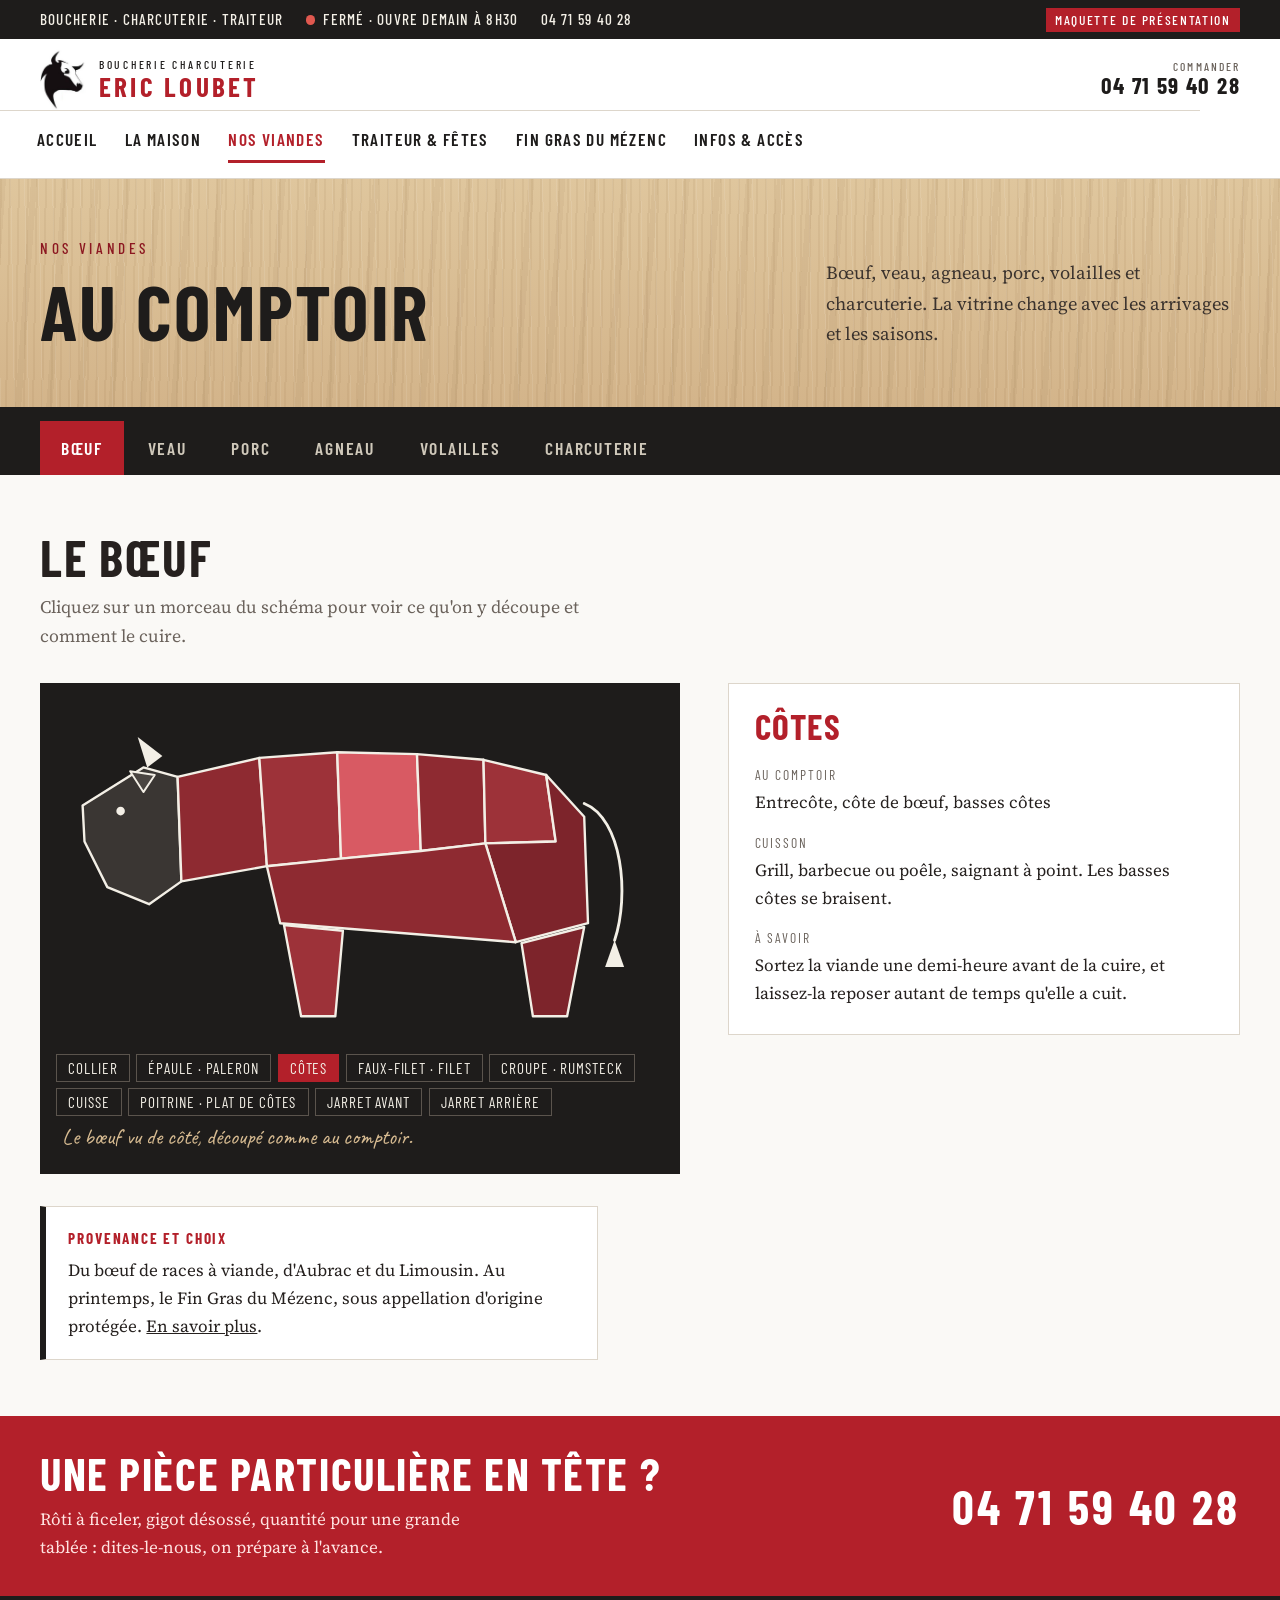
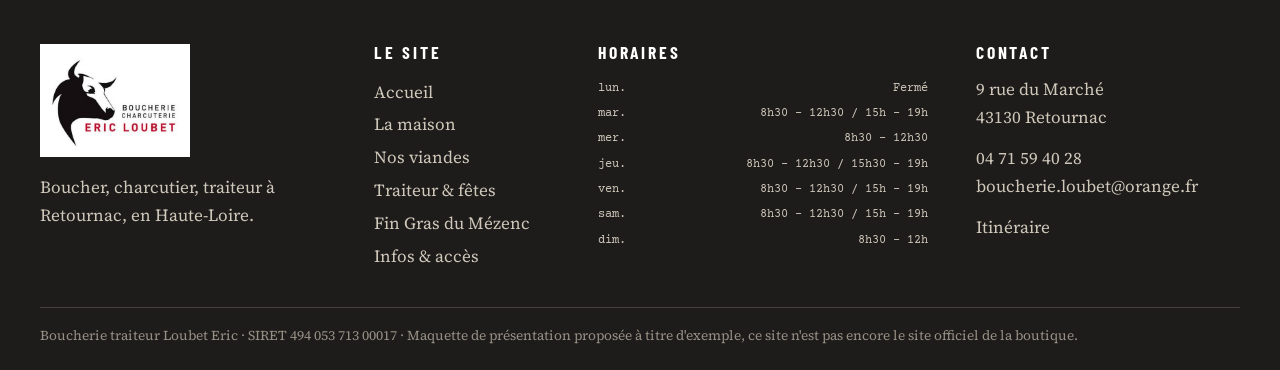
<file: viandes.html>
<!doctype html>
<html lang="fr">
<head>
<meta charset="utf-8">
<meta name="viewport" content="width=device-width, initial-scale=1, viewport-fit=cover">
<title>Nos viandes · Boucherie Eric Loubet</title>
<meta name="description" content="Bœuf, veau, agneau, porc, volailles et charcuterie artisanale à Retournac. Schéma des morceaux du bœuf.">
<link rel="icon" href="assets/img/logo-taureau.jpg">
<link rel="preconnect" href="https://fonts.googleapis.com">
<link rel="preconnect" href="https://fonts.gstatic.com" crossorigin>
<link rel="stylesheet" href="https://fonts.googleapis.com/css2?family=Barlow+Condensed:wght@500;600;700&amp;family=Caveat:wght@600&amp;family=Courier+Prime:wght@400;700&amp;family=Source+Serif+4:ital,wght@0,400;0,600;1,400&amp;display=swap">
<link rel="stylesheet" href="assets/site.css">
<script src="assets/site.js" defer></script>
</head>
<body>
<div class="bandeau">
  <div class="wrap">
    <div class="bandeau__infos">
      <span>Boucherie · Charcuterie · Traiteur</span>
      <span class="etat" data-etat-court data-etat="ferme">Horaires</span>
      <span class="bandeau__tel">04&nbsp;71&nbsp;59&nbsp;40&nbsp;28</span>
    </div>
    <span class="bandeau__maquette">Maquette de présentation</span>
  </div>
</div>
<header class="entete">
  <div class="wrap">
    <a class="marque" href="index.html" aria-label="Boucherie Charcuterie Eric Loubet, accueil">
      <img src="assets/img/logo-taureau.jpg" alt="" width="200" height="265">
      <span class="marque__texte">
        <span class="marque__petit">Boucherie Charcuterie</span>
        <span class="marque__nom">Eric Loubet</span>
      </span>
    </a>
    <nav class="nav" aria-label="Pages du site">
      <a href="index.html">Accueil</a>
      <a href="la-maison.html">La maison</a>
      <a href="viandes.html" aria-current="page">Nos viandes</a>
      <a href="traiteur.html">Traiteur &amp; fêtes</a>
      <a href="fin-gras.html">Fin Gras du Mézenc</a>
      <a href="infos.html">Infos &amp; accès</a>
    </nav>
    <a class="appel" href="tel:+33471594028"><small>Commander</small><b>04&nbsp;71&nbsp;59&nbsp;40&nbsp;28</b></a>
  </div>
</header>
<div class="page">
<main id="contenu">
<section class="comptoir">
  <div class="wrap">
    <div>
      <span class="etiquette">Nos viandes</span>
      <h1>Au comptoir</h1>
    </div>
    <p>Bœuf, veau, agneau, porc, volailles et charcuterie. La vitrine change avec les arrivages et les saisons.</p>
  </div>
</section>
<div class="onglets" data-onglets>
  <div class="wrap">
    <div class="onglets__liste" role="tablist" aria-label="Rayons de la boucherie">
      <button role="tab" data-onglet="boeuf" aria-selected="true">Bœuf</button>
      <button role="tab" data-onglet="veau" aria-selected="false">Veau</button>
      <button role="tab" data-onglet="porc" aria-selected="false">Porc</button>
      <button role="tab" data-onglet="agneau" aria-selected="false">Agneau</button>
      <button role="tab" data-onglet="volaille" aria-selected="false">Volailles</button>
      <button role="tab" data-onglet="charcuterie" aria-selected="false">Charcuterie</button>
    </div>
  </div>
</div>
<section class="panneau" data-panneau="boeuf" id="p-boeuf" hidden>
  <div class="wrap">
    <h2 class="titre-section">Le bœuf</h2>
    <p class="intro">Cliquez sur un morceau du schéma pour voir ce qu'on y découpe et comment le cuire.</p>
    <div class="schema">
      <figure class="schema__dessin">
        <svg viewBox="0 0 640 360" role="group" aria-label="Schéma du bœuf : cliquez sur un morceau pour le détail">
  <path d="M96,72 L86,40 L112,60 Z" fill="#f3efe6"/>
  <polygon class="zone-tete" points="28,112 92,72 128,82 132,192 98,216 54,198 30,150"/>
  <path d="M104,80 L78,76 L92,98 Z" fill="#4a4541" stroke="#f3efe6" stroke-width="2" stroke-linejoin="round"/>
  <circle cx="68" cy="118" r="4.5" fill="#f3efe6"/>
  <path d="M556,110 C596,126 604,206 588,254" fill="none" stroke="#f3efe6" stroke-width="3" stroke-linecap="round"/>
  <path d="M588,254 L578,282 L598,282 Z" fill="#f3efe6"/>
  <polygon class="zone" data-zone="collier" role="button" tabindex="0" aria-pressed="false" aria-label="Collier" points="128,82 214,62 222,176 132,192"><title>Collier</title></polygon>
  <polygon class="zone" data-zone="paleron" role="button" tabindex="0" aria-pressed="false" aria-label="Épaule, paleron" points="214,62 296,56 300,168 222,176"><title>Épaule · Paleron</title></polygon>
  <polygon class="zone" data-zone="cotes" role="button" tabindex="0" aria-pressed="false" aria-label="Côtes" points="296,56 380,58 384,160 300,168"><title>Côtes</title></polygon>
  <polygon class="zone" data-zone="reins" role="button" tabindex="0" aria-pressed="false" aria-label="Faux-filet et filet" points="380,58 450,64 452,152 384,160"><title>Faux-filet · Filet</title></polygon>
  <polygon class="zone" data-zone="croupe" role="button" tabindex="0" aria-pressed="false" aria-label="Croupe, rumsteck" points="450,64 516,80 526,150 452,152"><title>Croupe · Rumsteck</title></polygon>
  <polygon class="zone" data-zone="cuisse" role="button" tabindex="0" aria-pressed="false" aria-label="Cuisse" points="516,80 556,124 560,236 484,256 452,152 526,150"><title>Cuisse</title></polygon>
  <polygon class="zone" data-zone="poitrine" role="button" tabindex="0" aria-pressed="false" aria-label="Poitrine et plat de côtes" points="222,176 300,168 384,160 452,152 484,256 236,236"><title>Poitrine · Plat de côtes</title></polygon>
  <polygon class="zone" data-zone="jarret-av" role="button" tabindex="0" aria-pressed="false" aria-label="Jarret avant" points="240,238 302,244 294,334 258,334"><title>Jarret avant</title></polygon>
  <polygon class="zone" data-zone="jarret-ar" role="button" tabindex="0" aria-pressed="false" aria-label="Jarret arrière" points="490,257 556,240 538,334 502,334"><title>Jarret arrière</title></polygon>
</svg>
        <div class="zone-liste" data-zone-liste></div>
        <figcaption>Le bœuf vu de côté, découpé comme au comptoir.</figcaption>
      </figure>
      <div class="fiche" data-fiche aria-live="polite"></div>
    </div>
    <div class="provenance" style="margin-top:2rem"><b>Provenance et choix</b>Du bœuf de races à viande, d'Aubrac et du Limousin. Au printemps, le Fin Gras du Mézenc, sous appellation d'origine protégée. <a href="fin-gras.html">En savoir plus</a>.</div>
  </div>
</section>
<section class="panneau" data-panneau="veau" id="p-veau" hidden>
  <div class="wrap">
    <h2 class="titre-section">Le veau</h2>
    <p class="intro">Un veau tendre et clair, à cuire doucement.</p>
    <div class="provenance"><b>Provenance et choix</b>Veau élevé sous la mère. Rôtis farcis préparés à la boutique sur demande.</div>
    <div style="margin-top:2rem"><ul class="produits"><li><strong>Rôti de veau farci</strong><span>Ficelé à la boutique, farce selon la recette du moment.</span></li><li><strong>Côte et escalope</strong><span>À la poêle, avec une noix de beurre.</span></li><li><strong>Blanquette, sauté</strong><span>Épaule et poitrine, pour les plats mijotés.</span></li><li><strong>Osso buco</strong><span>Jarret en tranches avec son os.</span></li><li><strong>Paupiettes</strong><span>À farcir ou déjà prêtes.</span></li><li><strong>Ris de veau</strong><span>Pour les fêtes, en bouchée ou en cassolette.</span></li><li><strong>Filet de veau</strong><span>Pour les grandes tables, avec une sauce forestière.</span></li></ul></div>
    
  </div>
</section>
<section class="panneau" data-panneau="porc" id="p-porc" hidden>
  <div class="wrap">
    <h2 class="titre-section">Le porc</h2>
    <p class="intro">Pour la poêle, le four et le barbecue.</p>
    <div class="provenance"><b>Provenance et choix</b>Découpes du jour, que l'on peut aussi préparer selon vos besoins.</div>
    <div style="margin-top:2rem"><ul class="produits"><li><strong>Filet mignon</strong><span>Rôti entier ou en médaillons.</span></li><li><strong>Rôti de porc</strong><span>Échine ou longe, ficelé.</span></li><li><strong>Côtes et travers</strong><span>Au four ou au barbecue.</span></li><li><strong>Saucisses fraîches</strong><span>Pour la poêle ou la plancha.</span></li><li><strong>Poitrine</strong><span>Fraîche ou salée, pour le petit salé.</span></li><li><strong>Sauté et émincé</strong><span>Pour les plats en sauce.</span></li></ul></div>
    
  </div>
</section>
<section class="panneau" data-panneau="agneau" id="p-agneau" hidden>
  <div class="wrap">
    <h2 class="titre-section">L'agneau</h2>
    <p class="intro">La spécialité de la vitrine au printemps.</p>
    <div class="provenance"><b>Provenance et choix</b>Pièces entières, désossées, farcies ou en préparations prêtes à cuire.</div>
    <div style="margin-top:2rem"><ul class="produits"><li><strong>Gigot</strong><span>Entier, raccourci ou en tranches.</span></li><li><strong>Carré et côtes</strong><span>Au grill ou à la poêle.</span></li><li><strong>Épaule</strong><span>Roulée ou en morceaux pour le mijoté.</span></li><li><strong>Rôti d'agneau farci</strong><span>Farci aux herbes, enrobé de pavot.</span></li><li><strong>Tartare d'agneau</strong><span>Boulgour, menthe, pignons et citron confit.</span></li><li><strong>Brochettes</strong><span>Marinées selon la saison.</span></li></ul></div>
    
  </div>
</section>
<section class="panneau" data-panneau="volaille" id="p-volaille" hidden>
  <div class="wrap">
    <h2 class="titre-section">Les volailles</h2>
    <p class="intro">Le poulet du dimanche et les volailles de fête.</p>
    <div class="provenance"><b>Provenance et choix</b>Volailles fermières sous Label Rouge pour les fêtes&nbsp;: chapon, dinde, poularde. Rôtisserie sur place.</div>
    <div style="margin-top:2rem"><ul class="produits"><li><strong>Poulet rôti</strong><span>À la rôtisserie, à emporter chaud.</span></li><li><strong>Pintade</strong><span>Entière ou chaponnée.</span></li><li><strong>Chapon fermier</strong><span>Label Rouge, pour Noël.</span></li><li><strong>Dinde fermière</strong><span>Label Rouge, entière ou en rôti.</span></li><li><strong>Poularde</strong><span>Fermière, pour les repas de famille.</span></li><li><strong>Caille</strong><span>Entière ou farcie.</span></li><li><strong>Canard et foie gras</strong><span>Magret, cuisse, foie gras de canard.</span></li></ul></div>
    
  </div>
</section>
<section class="panneau" data-panneau="charcuterie" id="p-charcuterie" hidden>
  <div class="wrap">
    <h2 class="titre-section">La charcuterie</h2>
    <p class="intro">Du jambon du matin au saucisson de l'apéritif.</p>
    <div class="provenance"><b>Provenance et choix</b>Charcuterie artisanale, à la coupe ou à la pièce. Les saucissons secs sont suspendus au mur de la boutique.</div>
    <div style="margin-top:2rem"><ul class="produits"><li><strong>Jambon cuit et cru</strong><span>À la coupe, tranché devant vous.</span></li><li><strong>Saucissons secs</strong><span>Entiers ou à la tranche.</span></li><li><strong>Pâtés et terrines</strong><span>Sanglier, volailles, veau, porc.</span></li><li><strong>Boudin blanc</strong><span>Nature, aux morilles ou truffé.</span></li><li><strong>Saucisses</strong><span>Fraîches ou sèches.</span></li><li><strong>Plateaux d'apéritif</strong><span>Sur commande, selon le nombre de convives.</span></li></ul></div>
    
  </div>
</section>
<section class="appel-fetes">
  <div class="wrap">
    <div>
      <h2>Une pièce particulière en tête&nbsp;?</h2>
      <p>Rôti à ficeler, gigot désossé, quantité pour une grande tablée&nbsp;: dites-le-nous, on prépare à l'avance.</p>
    </div>
    <span class="tel">04&nbsp;71&nbsp;59&nbsp;40&nbsp;28</span>
  </div>
</section>
</main>
<footer class="pied">
  <div class="wrap">
    <div class="pied__grille">
      <div>
        <img class="pied__logo" src="assets/img/logo-complet.jpg" alt="Boucherie Charcuterie Eric Loubet" width="380" height="270">
        <p>Boucher, charcutier, traiteur à Retournac, en Haute-Loire.</p>
      </div>
      <div>
        <h4>Le site</h4>
        <ul>
        <li><a href="index.html">Accueil</a></li>
        <li><a href="la-maison.html">La maison</a></li>
        <li><a href="viandes.html">Nos viandes</a></li>
        <li><a href="traiteur.html">Traiteur &amp; fêtes</a></li>
        <li><a href="fin-gras.html">Fin Gras du Mézenc</a></li>
        <li><a href="infos.html">Infos &amp; accès</a></li>
        </ul>
      </div>
      <div>
        <h4>Horaires</h4>
        <ul class="mini-horaires" data-mini-horaires></ul>
      </div>
      <div>
        <h4>Contact</h4>
        <p>9 rue du Marché<br>43130 Retournac</p>
        <p style="margin-top:.8rem"><a href="tel:+33471594028">04&nbsp;71&nbsp;59&nbsp;40&nbsp;28</a><br>boucherie.loubet@orange.fr</p>
        <p style="margin-top:.8rem"><a href="https://www.google.com/maps/search/?api=1&amp;query=9+rue+du+March%C3%A9+43130+Retournac">Itinéraire</a></p>
      </div>
    </div>
    <small>Boucherie traiteur Loubet Eric · SIRET 494&nbsp;053&nbsp;713&nbsp;00017 · Maquette de présentation proposée à titre d'exemple, ce site n'est pas encore le site officiel de la boutique.</small>
  </div>
</footer>
</div>
</body>
</html>
</file>
<file: assets/site.css>
/* ==========================================================================
   Boucherie Charcuterie Eric Loubet — maquette de site
   Concept : une boucherie de bourg. Chêne clair, ardoise noire, rouge du logo.
   Pages distinctes, barre de navigation en haut, glissement horizontal entre pages.
   Identité fixe (pas de mode sombre) : on garde les couleurs de l'enseigne.
   ========================================================================== */

:root {
  /* Couleurs */
  --ardoise: #1e1c1b;
  --ardoise-2: #2d2a27;
  --rouge: #b3202a;
  --rouge-fonce: #8c1720;
  --chene: #d8bc92;
  --chene-clair: #ead9bd;
  --craie: #f3efe6;
  --papier: #faf9f6;
  --encre: #26211f;
  --gris: #6a625b;
  --filet: #ddd6cb;
  --viande: #a8323a;

  /* Typographie */
  --f-titre: "Barlow Condensed", "Arial Narrow", "Helvetica Neue", Arial, sans-serif;
  --f-texte: "Source Serif 4", Georgia, "Times New Roman", serif;
  --f-craie: "Caveat", "Segoe Script", "Bradley Hand", cursive;
  --f-ticket: "Courier Prime", "Courier New", monospace;

  --gouttiere: clamp(16px, 4vw, 40px);
  --largeur: 1320px;
  color-scheme: light;
}

*, *::before, *::after { box-sizing: border-box; }

html { scroll-behavior: smooth; }

body {
  margin: 0;
  background: var(--papier);
  color: var(--encre);
  font-family: var(--f-texte);
  font-size: 1.0625rem;
  line-height: 1.65;
  -webkit-font-smoothing: antialiased;
}

img { display: block; max-width: 100%; height: auto; }
a { color: inherit; }
h1, h2, h3, h4 { font-family: var(--f-titre); text-transform: uppercase; letter-spacing: .035em; line-height: 1.02; margin: 0; text-wrap: balance; font-weight: 700; }
p { margin: 0; }
ul { margin: 0; padding: 0; list-style: none; }

:focus-visible { outline: 3px solid var(--rouge); outline-offset: 3px; }

.wrap { width: 100%; max-width: var(--largeur); margin-inline: auto; padding-inline: var(--gouttiere); }

.sr-only { position: absolute; width: 1px; height: 1px; overflow: hidden; clip: rect(0 0 0 0); white-space: nowrap; }

/* ---------- Bandeau du haut ---------- */
.bandeau {
  background: var(--ardoise);
  color: var(--craie);
  font-family: var(--f-titre);
  font-weight: 500;
  font-size: .95rem;
  letter-spacing: .08em;
  text-transform: uppercase;
}
.bandeau .wrap { display: flex; flex-wrap: wrap; gap: .25rem 1.5rem; justify-content: space-between; align-items: center; padding-block: .45rem; }
.bandeau__infos { display: flex; flex-wrap: wrap; gap: .1rem 1.4rem; }
.bandeau__maquette {
  background: var(--rouge); color: #fff; padding: .05rem .6rem; letter-spacing: .12em; font-size: .85rem;
}
.etat { display: inline-flex; align-items: center; gap: .5rem; }
.etat::before { content: ""; width: .6rem; height: .6rem; border-radius: 50%; background: #8f8a84; }
.etat[data-etat="ouvert"]::before { background: #58c26a; box-shadow: 0 0 0 3px rgba(88, 194, 106, .25); }
.etat[data-etat="ferme"]::before { background: #e0584f; }

/* ---------- En-tête et navigation ---------- */
.entete {
  position: sticky; top: env(safe-area-inset-top, 0px); z-index: 50;
  background: #fff;
  border-bottom: 1px solid var(--filet);
  view-transition-name: entete;
}
.entete .wrap { display: flex; align-items: center; gap: 1.5rem; padding-block: .6rem; }

.marque { display: flex; align-items: center; gap: .8rem; text-decoration: none; flex: none; }
.marque img { width: 46px; height: auto; mix-blend-mode: multiply; }
.marque__texte { display: grid; line-height: 1; }
.marque__petit { font-family: var(--f-titre); font-weight: 500; text-transform: uppercase; letter-spacing: .24em; font-size: .72rem; color: var(--ardoise); }
.marque__nom { font-family: var(--f-titre); font-weight: 700; text-transform: uppercase; letter-spacing: .12em; font-size: 1.7rem; color: var(--rouge); margin-top: .12rem; }

.nav { display: flex; flex: 1; justify-content: flex-end; gap: .1rem; min-width: 0; }
.nav a {
  position: relative; display: block; padding: .9rem .8rem;
  font-family: var(--f-titre); font-weight: 600; text-transform: uppercase; letter-spacing: .08em; font-size: 1.08rem;
  text-decoration: none; color: var(--ardoise); white-space: nowrap;
}
.nav a::after { content: ""; position: absolute; left: .8rem; right: .8rem; bottom: .35rem; height: 3px; background: var(--rouge); transform: scaleX(0); transform-origin: left; transition: transform .25s ease; }
.nav a:hover::after, .nav a[aria-current="page"]::after { transform: scaleX(1); }
.nav a[aria-current="page"] { color: var(--rouge); }

.appel { flex: none; text-align: right; line-height: 1.1; text-decoration: none; font-family: var(--f-titre); text-transform: uppercase; letter-spacing: .08em; }
.appel small { display: block; font-size: .72rem; font-weight: 500; color: var(--gris); letter-spacing: .18em; }
.appel b { font-size: 1.45rem; color: var(--ardoise); font-weight: 700; letter-spacing: .06em; }
.appel:hover b { color: var(--rouge); }

@media (min-width: 1381px) { .appel { display: none; } }
@media (max-width: 700px) { .bandeau__tel, .bandeau__infos > span:first-child { display: none; } }
@media (max-width: 1380px) {
  .entete .wrap { flex-wrap: wrap; gap: 0 1rem; }
  .appel { margin-left: auto; }
  .nav { order: 3; flex: 0 0 100%; justify-content: flex-start; overflow-x: auto; scrollbar-width: none; margin-inline: calc(var(--gouttiere) * -1); padding-inline: calc(var(--gouttiere) - 1rem); border-top: 1px solid var(--filet); }
  .nav::-webkit-scrollbar { display: none; }
}
@media (max-width: 520px) {
  .marque__nom { font-size: 1.35rem; }
  .marque img { width: 38px; }
  .appel small { display: none; }
  .appel b { font-size: 1.15rem; }
}

/* ---------- Transition entre pages : glissement gauche / droite ---------- */
@view-transition { navigation: auto; }
.page { view-transition-name: page; }
@keyframes sort-gauche { to { transform: translateX(-14%); opacity: 0; } }
@keyframes entre-droite { from { transform: translateX(14%); opacity: 0; } }
@keyframes sort-droite { to { transform: translateX(14%); opacity: 0; } }
@keyframes entre-gauche { from { transform: translateX(-14%); opacity: 0; } }
html:active-view-transition-type(avance)::view-transition-old(page) { animation: .38s cubic-bezier(.5, 0, .75, 0) both sort-gauche; }
html:active-view-transition-type(avance)::view-transition-new(page) { animation: .45s cubic-bezier(.2, .7, .2, 1) both entre-droite; }
html:active-view-transition-type(recule)::view-transition-old(page) { animation: .38s cubic-bezier(.5, 0, .75, 0) both sort-droite; }
html:active-view-transition-type(recule)::view-transition-new(page) { animation: .45s cubic-bezier(.2, .7, .2, 1) both entre-gauche; }
::view-transition-group(entete) { animation-duration: 0s; }
@media (prefers-reduced-motion: reduce) {
  ::view-transition-old(page), ::view-transition-new(page) { animation: none !important; }
  html { scroll-behavior: auto; }
}

/* ---------- Boutons ---------- */
.btn {
  display: inline-block; padding: .8rem 1.5rem; border: 2px solid var(--rouge); background: var(--rouge); color: #fff;
  font-family: var(--f-titre); font-weight: 600; font-size: 1.15rem; letter-spacing: .1em; text-transform: uppercase; text-decoration: none; cursor: pointer;
  transition: background .2s, color .2s, border-color .2s;
}
.btn:hover { background: var(--rouge-fonce); border-color: var(--rouge-fonce); }
.btn--ligne { background: transparent; border-color: currentColor; color: inherit; }
.btn--ligne:hover { background: var(--craie); color: var(--ardoise); border-color: var(--craie); }
.btn--noir { background: var(--ardoise); border-color: var(--ardoise); }
.btn--noir:hover { background: var(--rouge); border-color: var(--rouge); }

/* ---------- Accueil : plan d'ouverture ---------- */
.hero { display: grid; grid-template-columns: minmax(0, 5fr) minmax(0, 7fr); background: var(--ardoise); color: var(--craie); }
.hero__texte { padding: clamp(2rem, 5vw, 4.5rem) var(--gouttiere); padding-left: max(var(--gouttiere), calc((100vw - var(--largeur)) / 2 + var(--gouttiere))); display: flex; flex-direction: column; justify-content: center; gap: 1.5rem; }
.etiquette { font-family: var(--f-titre); font-weight: 500; letter-spacing: .24em; text-transform: uppercase; font-size: .95rem; color: var(--chene); }
.hero h1 { font-size: clamp(2.4rem, 4.8vw, 4.8rem); line-height: .95; letter-spacing: .02em; overflow-wrap: break-word; }
.hero h1 em { font-style: normal; color: var(--chene); }
.hero__chapeau { font-size: 1.2rem; max-width: 34ch; color: #e6e0d3; }
.hero__actions { display: flex; flex-wrap: wrap; gap: .8rem; }
.hero__photo { position: relative; min-height: 420px; }
.hero__photo img { position: absolute; inset: 0; width: 100%; height: 100%; object-fit: cover; }

.ticket {
  position: relative; align-self: flex-start; background: #fffdf8; color: var(--ardoise);
  font-family: var(--f-ticket); font-size: .95rem; line-height: 1.45; padding: .9rem 1.4rem; margin-top: .5rem;
  border-block: 2px dashed #b9b1a4; max-width: 100%;
}
.ticket::before, .ticket::after { content: ""; position: absolute; top: 50%; width: 14px; height: 14px; margin-top: -7px; border-radius: 50%; background: var(--ardoise); }
.ticket::before { left: -7px; }
.ticket::after { right: -7px; }
.ticket b { font-weight: 700; }
.ticket__etat { display: block; font-weight: 700; text-transform: uppercase; letter-spacing: .08em; font-size: .85rem; }
.ticket__etat[data-etat="ouvert"] { color: #1f7a33; }
.ticket__etat[data-etat="ferme"] { color: var(--rouge); }

@media (max-width: 860px) {
  .hero { grid-template-columns: 1fr; }
  .hero__texte { padding-left: var(--gouttiere); }
  .hero__photo { min-height: 300px; order: -1; }
}

/* ---------- Sections ---------- */
.section { padding-block: clamp(2.5rem, 6vw, 5rem); }
.section--chene { background: var(--chene-clair); }
.section--noir { background: var(--ardoise); color: var(--craie); }
.titre-section { font-size: clamp(2rem, 4vw, 3.2rem); margin-bottom: .6rem; }
.titre-section + .intro { margin-bottom: 2rem; }
.intro { max-width: 60ch; color: var(--gris); font-size: 1.1rem; }
.section--noir .intro { color: #cfc8ba; }

.deux { display: grid; grid-template-columns: repeat(2, minmax(0, 1fr)); gap: clamp(1.5rem, 5vw, 4.5rem); align-items: center; }
.deux--inverse > :first-child { order: 2; }
.texte > * + * { margin-top: 1.1rem; }
.texte h2 { font-size: clamp(2rem, 4vw, 3.1rem); }
.texte h3 { font-size: 1.6rem; margin-top: 1.8rem; color: var(--rouge); }
.texte p { max-width: 62ch; }
.texte a:not(.btn) { color: var(--rouge); text-underline-offset: 3px; }
@media (max-width: 820px) { .deux { grid-template-columns: 1fr; } .deux--inverse > :first-child { order: 0; } }

.photo { position: relative; }
.photo img { width: 100%; object-fit: cover; }
.photo figcaption { font-family: var(--f-ticket); font-size: .8rem; color: var(--gris); margin-top: .6rem; line-height: 1.4; }
figure { margin: 0; }

/* Ardoises : étiquettes de vitrine */
.ardoises { display: grid; grid-template-columns: repeat(4, minmax(0, 1fr)); gap: 1.6rem; padding-top: 1.4rem; }
@media (max-width: 980px) { .ardoises { grid-template-columns: repeat(2, minmax(0, 1fr)); } }
@media (max-width: 520px) { .ardoises { grid-template-columns: 1fr; } }
.ardoise {
  position: relative; display: flex; flex-direction: column; gap: .7rem; min-height: 230px; padding: 2.1rem 1.4rem 1.4rem;
  background: var(--ardoise); color: var(--craie); text-decoration: none;
  box-shadow: 0 1px 0 rgba(255, 255, 255, .06) inset, 0 6px 14px rgba(30, 28, 27, .22);
  transition: transform .2s ease;
}
.ardoise::before { content: ""; position: absolute; left: 50%; top: 12px; width: 14px; height: 14px; margin-left: -7px; border-radius: 50%; background: var(--papier); box-shadow: 0 0 0 2px #4a443f inset; }
.ardoise::after { content: ""; position: absolute; left: 50%; top: -1.3rem; width: 2px; height: 1.9rem; background: #8b8378; transform: translateX(-1px); }
.ardoise:nth-child(odd) { transform: rotate(-.8deg); }
.ardoise:nth-child(even) { transform: rotate(.7deg); }
.ardoise:hover { transform: rotate(0) translateY(-3px); }
.ardoise h3 { font-family: var(--f-craie); text-transform: none; font-weight: 600; letter-spacing: 0; font-size: 2.1rem; line-height: 1; }
.ardoise p { font-family: var(--f-craie); font-size: 1.35rem; line-height: 1.15; color: #dcd5c6; }
.ardoise span { margin-top: auto; font-family: var(--f-titre); font-size: .95rem; letter-spacing: .16em; text-transform: uppercase; color: var(--chene); }

/* Repères */
.reperes { display: grid; grid-template-columns: repeat(3, minmax(0, 1fr)); border-top: 2px solid var(--ardoise); }
.reperes > div { padding: 1.4rem 1.4rem 1.4rem 0; border-bottom: 1px solid var(--filet); }
.reperes > div + div { padding-left: 1.4rem; border-left: 1px solid var(--filet); }
.reperes b { display: block; font-family: var(--f-titre); font-size: clamp(2.4rem, 5vw, 3.8rem); line-height: 1; color: var(--rouge); font-weight: 700; letter-spacing: .02em; }
.reperes span { display: block; margin-top: .4rem; max-width: 28ch; color: var(--gris); font-size: 1rem; line-height: 1.4; }
@media (max-width: 720px) { .reperes { grid-template-columns: 1fr; } .reperes > div + div { padding-left: 0; border-left: 0; } }

/* Polaroïds */
.polas { display: flex; flex-wrap: wrap; gap: 1.5rem; justify-content: center; }
.pola { background: #fff; padding: .7rem .7rem 2.4rem; width: min(100%, 250px); box-shadow: 0 8px 20px rgba(38, 33, 31, .22); position: relative; }
.pola img { aspect-ratio: 1; object-fit: cover; width: 100%; }
.pola figcaption { position: absolute; left: .8rem; right: .8rem; bottom: .55rem; font-family: var(--f-craie); font-size: 1.35rem; line-height: 1; color: var(--ardoise); }
.pola:nth-child(1) { transform: rotate(-2.5deg); }
.pola:nth-child(2) { transform: rotate(2deg) translateY(1rem); }

/* Bandeau rouge */
.appel-fetes { background: var(--rouge); color: #fff; }
.appel-fetes .wrap { display: flex; flex-wrap: wrap; gap: 1.2rem 3rem; align-items: center; justify-content: space-between; padding-block: 2.2rem; }
.appel-fetes h2 { font-size: clamp(1.8rem, 3.6vw, 2.8rem); }
.appel-fetes p { margin-top: .5rem; max-width: 52ch; color: #ffe4e2; }
.appel-fetes .tel { font-family: var(--f-titre); font-weight: 700; font-size: clamp(2rem, 4vw, 3rem); letter-spacing: .06em; line-height: 1; }
.appel-fetes .btn { background: #fff; color: var(--rouge); border-color: #fff; }
.appel-fetes .btn:hover { background: var(--ardoise); border-color: var(--ardoise); color: #fff; }

/* ---------- Pages intérieures : bandeau chêne ---------- */
.comptoir {
  position: relative; color: var(--ardoise);
  background:
    repeating-linear-gradient(91deg, rgba(120, 80, 36, .07) 0 2px, transparent 2px 9px),
    repeating-linear-gradient(89deg, rgba(255, 255, 255, .09) 0 1px, transparent 1px 14px),
    repeating-linear-gradient(94deg, rgba(90, 55, 20, .05) 0 6px, transparent 6px 31px),
    linear-gradient(180deg, #dfc69d, #d3b48a);
  border-bottom: 14px solid var(--ardoise);
}
.comptoir .wrap { padding-block: clamp(2rem, 5vw, 3.6rem); display: flex; flex-wrap: wrap; align-items: flex-end; justify-content: space-between; gap: 1rem 3rem; }
.comptoir h1 { font-size: clamp(2.6rem, 6vw, 5rem); letter-spacing: .03em; }
.comptoir p { max-width: 46ch; font-size: 1.15rem; color: #3b332e; }
.comptoir .etiquette { color: var(--rouge-fonce); display: block; margin-bottom: .6rem; }

/* Liste « registre » */
.registre { border-top: 2px solid var(--ardoise); }
.registre li { display: grid; grid-template-columns: minmax(7rem, 11rem) minmax(0, 1fr); gap: .3rem 2rem; padding: 1.1rem 0; border-bottom: 1px solid var(--filet); }
.registre b { font-family: var(--f-ticket); font-size: .95rem; color: var(--rouge); text-transform: uppercase; letter-spacing: .04em; }
@media (max-width: 560px) { .registre li { grid-template-columns: 1fr; } }

.liste-points { display: grid; gap: .9rem; }
.liste-points li { padding-left: 1.6rem; position: relative; }
.liste-points li::before { content: ""; position: absolute; left: 0; top: .6em; width: .8rem; height: 2px; background: var(--rouge); }

/* ---------- Onglets ---------- */
.onglets { background: var(--ardoise); position: sticky; top: calc(var(--haut-entete, 62px) + env(safe-area-inset-top, 0px)); z-index: 40; }
.onglets__liste { display: flex; overflow-x: auto; scrollbar-width: none; gap: .2rem; }
.onglets__liste::-webkit-scrollbar { display: none; }
.onglets button {
  flex: none; appearance: none; border: 0; background: transparent; color: #cfc8ba; cursor: pointer;
  font-family: var(--f-titre); font-weight: 600; text-transform: uppercase; letter-spacing: .1em; font-size: 1.1rem; padding: 1rem 1.3rem; position: relative;
}
.onglets button:hover { color: #fff; }
.onglets button[aria-selected="true"] { color: #fff; background: var(--rouge); }
.panneau[hidden] { display: none !important; }
.panneau { padding-block: clamp(2rem, 5vw, 3.5rem); animation: apparait .35s ease both; }
@keyframes apparait { from { opacity: 0; transform: translateX(18px); } }
@media (prefers-reduced-motion: reduce) { .panneau { animation: none; } }

/* Produits en étiquettes */
.produits { display: grid; grid-template-columns: repeat(auto-fill, minmax(230px, 1fr)); gap: 0; border-top: 2px solid var(--ardoise); }
.produits li { padding: 1rem 1.2rem 1rem 0; border-bottom: 1px solid var(--filet); }
.produits strong { display: block; font-family: var(--f-titre); text-transform: uppercase; letter-spacing: .06em; font-size: 1.25rem; line-height: 1.1; }
.produits span { display: block; margin-top: .25rem; color: var(--gris); font-size: .98rem; line-height: 1.4; }

.provenance { background: #fff; border: 1px solid var(--filet); border-left: 6px solid var(--ardoise); padding: 1.2rem 1.4rem; max-width: 62ch; }
.provenance b { font-family: var(--f-titre); text-transform: uppercase; letter-spacing: .12em; font-size: .95rem; color: var(--rouge); display: block; margin-bottom: .3rem; }

/* Schéma des morceaux du bœuf */
.schema { display: grid; grid-template-columns: minmax(0, 1.25fr) minmax(0, 1fr); gap: clamp(1.5rem, 4vw, 3rem); align-items: start; }
@media (max-width: 900px) { .schema { grid-template-columns: 1fr; } }
.schema__dessin { background: var(--ardoise); padding: 1rem 1rem .6rem; color: var(--craie); }
.schema__dessin svg { width: 100%; height: auto; display: block; }
.schema__dessin figcaption { font-family: var(--f-craie); font-size: 1.4rem; color: var(--chene); padding: .2rem .4rem .5rem; }
.zone { fill: #8e2a31; stroke: #f3efe6; stroke-width: 2.5; stroke-linejoin: round; cursor: pointer; transition: fill .15s; }
.zone:nth-of-type(3n) { fill: #9d3239; }
.zone:nth-of-type(3n+1) { fill: #7d242b; }
.zone:hover, .zone:focus-visible { fill: #c64650; outline: none; }
.zone[aria-pressed="true"] { fill: #d85a63; }
.zone-tete { fill: #3a3633; stroke: #f3efe6; stroke-width: 2.5; stroke-linejoin: round; }
.zone-num { font-family: var(--f-titre); font-size: 17px; font-weight: 700; fill: #fff; pointer-events: none; text-anchor: middle; dominant-baseline: central; letter-spacing: 0; }
.zone-liste { display: flex; flex-wrap: wrap; gap: .4rem; margin-top: .8rem; }
.zone-liste button {
  appearance: none; cursor: pointer; border: 1px solid #5b544d; background: transparent; color: var(--craie);
  font-family: var(--f-titre); font-size: .95rem; letter-spacing: .06em; text-transform: uppercase; padding: .25rem .7rem;
}
.zone-liste button[aria-pressed="true"], .zone-liste button:hover { background: var(--rouge); border-color: var(--rouge); }
.fiche { background: #fff; border: 1px solid var(--filet); padding: 1.6rem; display: grid; gap: 1rem; min-height: 22rem; }
.fiche h3 { font-size: 2.2rem; color: var(--rouge); }
.fiche dl { margin: 0; display: grid; gap: .9rem; }
.fiche dt { font-family: var(--f-titre); text-transform: uppercase; letter-spacing: .14em; font-size: .85rem; color: var(--gris); }
.fiche dd { margin: .1rem 0 0; }

/* ---------- Carte du traiteur ---------- */
.carte { display: grid; grid-template-columns: repeat(2, minmax(0, 1fr)); gap: 2.4rem clamp(2rem, 6vw, 5rem); }
@media (max-width: 860px) { .carte { grid-template-columns: 1fr; } }
.carte section > h3 { font-size: 1.7rem; color: var(--rouge); border-bottom: 2px solid var(--ardoise); padding-bottom: .3rem; margin-bottom: .6rem; }
.carte li { display: flex; align-items: baseline; gap: .5rem; padding: .35rem 0; }
.carte li .nom { flex: 0 1 auto; }
.carte li .nom small { display: block; color: var(--gris); font-size: .9rem; line-height: 1.3; }
.carte li .points { flex: 1 1 1.5rem; min-width: 1rem; border-bottom: 2px dotted #b9b1a4; transform: translateY(-.25rem); }
.carte li .prix { flex: none; font-family: var(--f-ticket); font-weight: 700; white-space: nowrap; }
.carte .note { font-family: var(--f-craie); font-size: 1.3rem; color: var(--gris); line-height: 1.1; padding-top: .3rem; }

.avis-prix { background: #fff7e0; border: 1px dashed #c9a74e; padding: .9rem 1.2rem; font-size: .98rem; max-width: 68ch; }

/* Formulaire de commande */
.commande { display: grid; grid-template-columns: minmax(0, 1.4fr) minmax(0, 1fr); gap: clamp(1.5rem, 4vw, 3rem); align-items: start; }
@media (max-width: 900px) { .commande { grid-template-columns: 1fr; } }
.lignes { border-top: 2px solid var(--ardoise); }
.ligne { display: grid; grid-template-columns: minmax(0, 1fr) auto auto; gap: .8rem; align-items: center; padding: .6rem 0; border-bottom: 1px solid var(--filet); }
.ligne label { display: block; line-height: 1.25; }
.ligne label small { display: block; color: var(--gris); font-family: var(--f-ticket); font-size: .8rem; }
.ligne input[type="number"] { width: 5.2rem; font: inherit; font-family: var(--f-ticket); padding: .4rem .5rem; border: 1px solid #b9b1a4; background: #fff; text-align: right; }
.ligne .unite { font-family: var(--f-ticket); font-size: .85rem; color: var(--gris); width: 2.8rem; }
.ligne.actif { background: #fff7e0; }
.groupe-titre { font-family: var(--f-titre); text-transform: uppercase; letter-spacing: .14em; font-size: 1rem; color: var(--rouge); padding: 1.3rem 0 .3rem; }
.recap { position: sticky; top: calc(var(--haut-entete, 62px) + 70px); background: #fffdf8; border-block: 2px dashed #b9b1a4; padding: 1.4rem 1.4rem 1.6rem; font-family: var(--f-ticket); font-size: .92rem; box-shadow: 0 8px 20px rgba(38, 33, 31, .12); }
@media (max-width: 900px) { .recap { position: static; } }
.recap h3 { font-size: 1.5rem; margin-bottom: .8rem; font-family: var(--f-titre); }
.recap pre { margin: 0; white-space: pre-wrap; font: inherit; line-height: 1.5; min-height: 6rem; }
.recap .champs { display: grid; gap: .6rem; margin: 1rem 0; }
.recap input, .recap textarea { width: 100%; font: inherit; padding: .5rem .6rem; border: 1px solid #b9b1a4; background: #fff; color: var(--encre); }
.recap label { display: grid; gap: .2rem; font-size: .8rem; text-transform: uppercase; letter-spacing: .08em; color: var(--gris); }
.recap .total { display: flex; justify-content: space-between; border-top: 2px solid var(--ardoise); margin-top: .8rem; padding-top: .6rem; font-weight: 700; font-size: 1.05rem; }
.recap .btn { width: 100%; margin-top: 1rem; text-align: center; font-family: var(--f-titre); }
.recap .mini { font-size: .8rem; color: var(--gris); margin-top: .8rem; line-height: 1.4; }
.recap .ok { color: #1f7a33; font-weight: 700; min-height: 1.4em; }

/* ---------- Fin Gras ---------- */
.fiche-aop { display: grid; grid-template-columns: repeat(4, minmax(0, 1fr)); border: 2px solid var(--ardoise); background: #fff; }
.fiche-aop > div { padding: 1.4rem; border-right: 1px solid var(--filet); }
.fiche-aop > div:last-child { border-right: 0; }
.fiche-aop h3 { font-size: 1.35rem; color: var(--rouge); margin-bottom: .5rem; }
.fiche-aop p { font-size: .98rem; line-height: 1.5; color: #4b433d; }
@media (max-width: 900px) { .fiche-aop { grid-template-columns: repeat(2, minmax(0, 1fr)); } .fiche-aop > div:nth-child(2) { border-right: 0; } .fiche-aop > div:nth-child(-n+2) { border-bottom: 1px solid var(--filet); } }
@media (max-width: 520px) { .fiche-aop { grid-template-columns: 1fr; } .fiche-aop > div { border-right: 0; border-bottom: 1px solid var(--filet); } }
.citation { font-style: italic; font-size: 1.35rem; line-height: 1.45; border-left: 4px solid var(--rouge); padding-left: 1.2rem; max-width: 36ch; }
.tampon {
  display: inline-block; font-family: var(--f-titre); text-transform: uppercase; letter-spacing: .14em; font-weight: 700; font-size: 1.15rem;
  color: var(--rouge); border: 3px solid var(--rouge); padding: .3rem .9rem; transform: rotate(-4deg); opacity: .9;
}

/* ---------- Infos pratiques ---------- */
.infos { display: grid; grid-template-columns: repeat(2, minmax(0, 1fr)); gap: clamp(1.5rem, 5vw, 4rem); align-items: start; }
@media (max-width: 860px) { .infos { grid-template-columns: 1fr; } }
.horaires { width: 100%; border-collapse: collapse; font-family: var(--f-ticket); }
.horaires th, .horaires td { text-align: left; padding: .7rem .4rem; border-bottom: 1px dashed #b9b1a4; font-weight: 400; vertical-align: top; }
.horaires th { text-transform: uppercase; letter-spacing: .06em; width: 8.5rem; }
.horaires tr.auj { background: #fff7e0; font-weight: 700; }
.horaires tr.auj th, .horaires tr.auj td { font-weight: 700; }
.horaires .ferme { color: var(--rouge); }
.coordonnees { display: grid; gap: 1.4rem; }
.coordonnees dt { font-family: var(--f-titre); text-transform: uppercase; letter-spacing: .16em; font-size: .85rem; color: var(--gris); }
.coordonnees dd { margin: .15rem 0 0; font-size: 1.25rem; }
.coordonnees .gros { font-family: var(--f-titre); font-size: 2.2rem; font-weight: 700; letter-spacing: .05em; color: var(--rouge); line-height: 1; }
.carte-plan { background: var(--ardoise); color: var(--craie); padding: 1.8rem; position: relative; overflow: hidden; }
.carte-plan svg { width: 100%; height: auto; display: block; margin-bottom: 1rem; }
.note-avis { font-family: var(--f-craie); font-size: 1.6rem; line-height: 1.1; color: var(--chene); }

/* ---------- Pied de page ---------- */
.pied { background: var(--ardoise); color: #cfc8ba; margin-top: 0; }
.pied .wrap { padding-block: 3rem 1.5rem; }
.pied__grille { display: grid; grid-template-columns: 1.3fr .8fr 1.5fr 1.2fr; gap: 2rem 3rem; }
@media (max-width: 960px) { .pied__grille { grid-template-columns: repeat(2, minmax(0, 1fr)); } }
@media (max-width: 520px) { .pied__grille { grid-template-columns: 1fr; } }
.pied h4 { color: #fff; font-size: 1.1rem; letter-spacing: .16em; margin-bottom: .8rem; }
.pied a { text-decoration: none; }
.pied a:hover { color: #fff; text-decoration: underline; }
.pied li { padding: .15rem 0; }
.pied__logo { background: #fff; padding: .6rem; width: 150px; margin-bottom: 1rem; }
.pied small { display: block; border-top: 1px solid #44403c; margin-top: 2.2rem; padding-top: 1.1rem; font-size: .85rem; color: #968f84; line-height: 1.5; }
.pied .mini-horaires li { display: flex; justify-content: space-between; gap: 1rem; font-family: var(--f-ticket); font-size: .78rem; }

@media print { .entete, .bandeau, .onglets { position: static; } }
</file>
